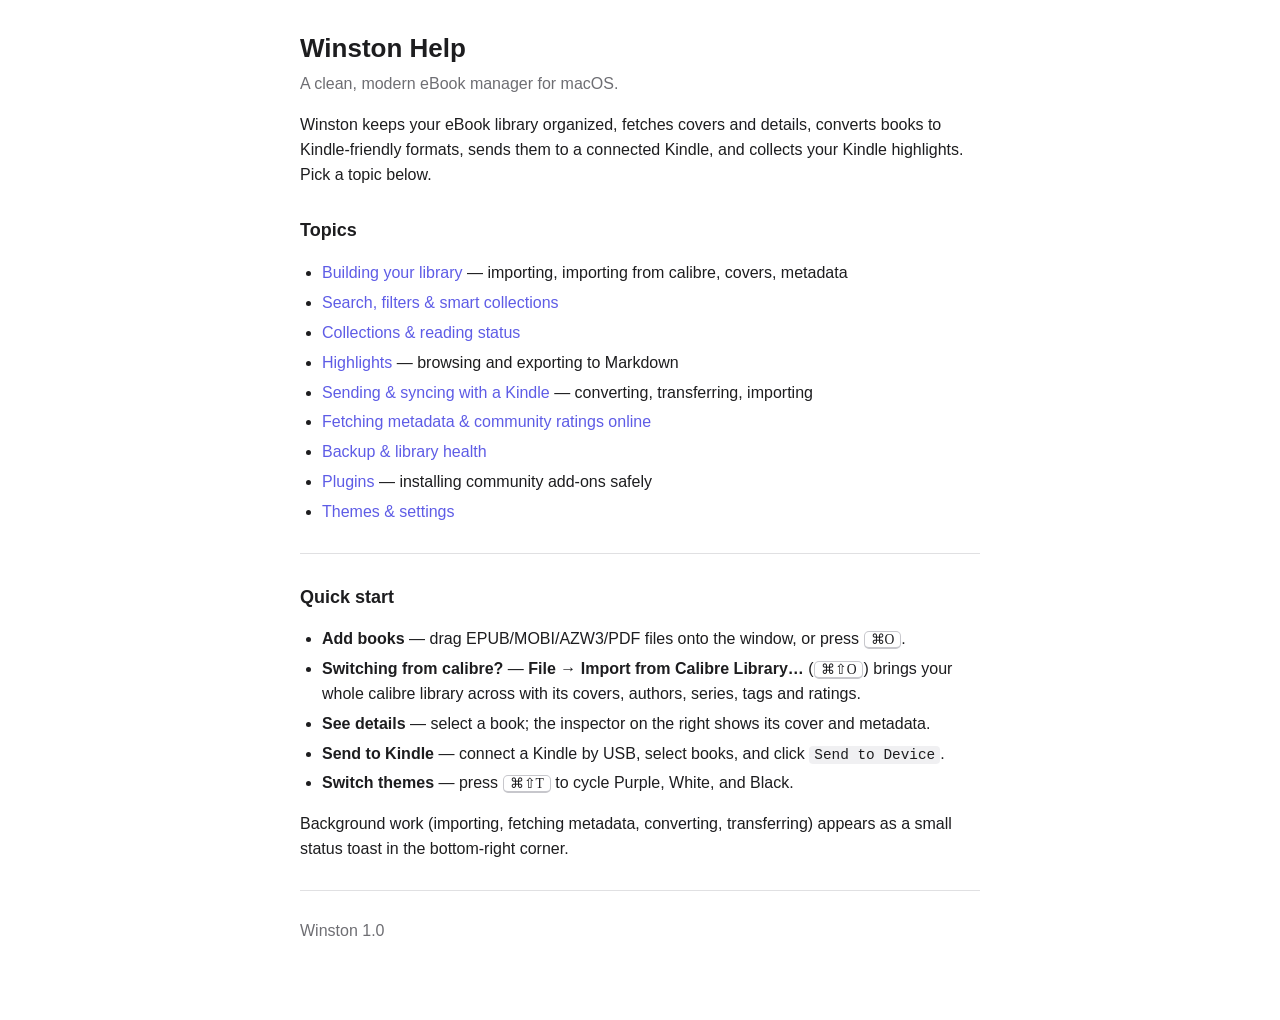
<file: Winston/Help/WinstonHelp.help/Contents/Resources/index.html>
<!DOCTYPE html>
<html lang="en">
<head>
    <meta charset="UTF-8">
    <meta name="AppleTitle" content="Winston Help">
    <meta name="robots" content="anchors">
    <meta name="description" content="Help for Winston, a macOS eBook manager.">
    <title>Winston Help</title>
    <link rel="stylesheet" href="sty/winston.css">
</head>
<body>
    <h1>Winston Help</h1>
    <p class="subtitle">A clean, modern eBook manager for macOS.</p>

    <p>Winston keeps your eBook library organized, fetches covers and details,
    converts books to Kindle‑friendly formats, sends them to a connected Kindle,
    and collects your Kindle highlights. Pick a topic below.</p>

    <h2>Topics</h2>
    <ul>
        <li><a href="library.html">Building your library</a> — importing, importing from calibre, covers, metadata</li>
        <li><a href="library.html#search">Search, filters &amp; smart collections</a></li>
        <li><a href="library.html#collections">Collections &amp; reading status</a></li>
        <li><a href="library.html#highlights">Highlights</a> — browsing and exporting to Markdown</li>
        <li><a href="kindle.html">Sending &amp; syncing with a Kindle</a> — converting, transferring, importing</li>
        <li><a href="library.html#online">Fetching metadata &amp; community ratings online</a></li>
        <li><a href="library.html#backup">Backup &amp; library health</a></li>
        <li><a href="plugins.html">Plugins</a> — installing community add-ons safely</li>
        <li><a href="kindle.html#themes">Themes &amp; settings</a></li>
    </ul>

    <hr>

    <h2>Quick start</h2>
    <ul>
        <li><b>Add books</b> — drag EPUB/MOBI/AZW3/PDF files onto the window, or press <kbd>⌘O</kbd>.</li>
        <li><b>Switching from calibre?</b> — <b>File → Import from Calibre Library…</b> (<kbd>⌘⇧O</kbd>) brings your whole calibre library across with its covers, authors, series, tags and ratings.</li>
        <li><b>See details</b> — select a book; the inspector on the right shows its cover and metadata.</li>
        <li><b>Send to Kindle</b> — connect a Kindle by USB, select books, and click <span class="badge">Send to Device</span>.</li>
        <li><b>Switch themes</b> — press <kbd>⌘⇧T</kbd> to cycle Purple, White, and Black.</li>
    </ul>

    <p>Background work (importing, fetching metadata, converting, transferring)
    appears as a small status toast in the bottom‑right corner.</p>

    <hr>
    <p class="subtitle">Winston 1.0</p>
</body>
</html>
</file>
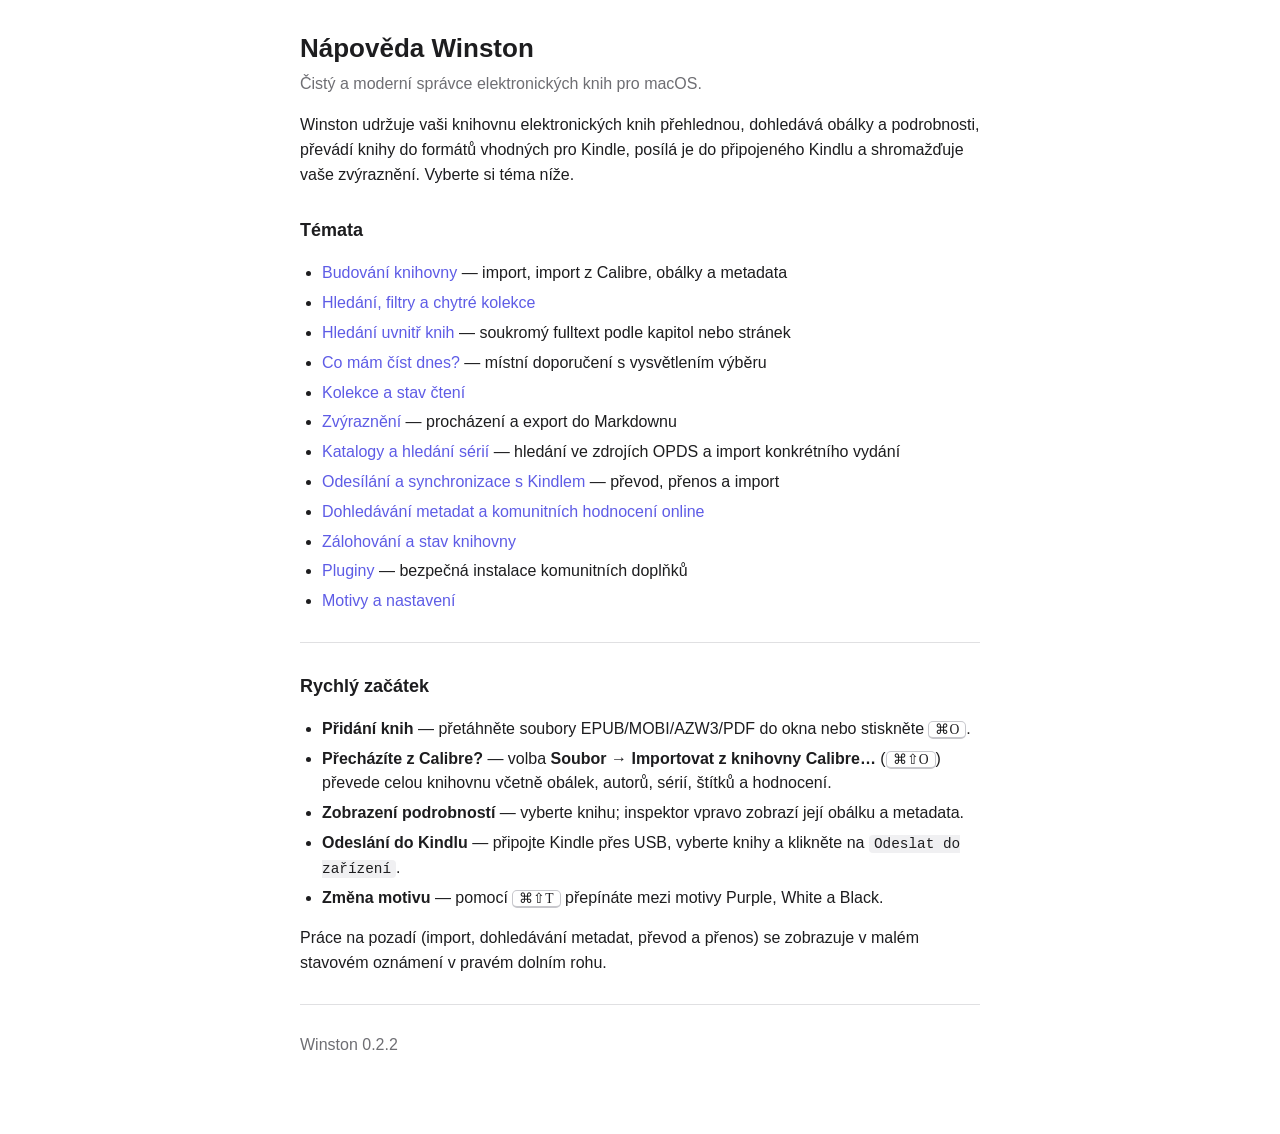
<file: Winston/Help/WinstonHelp.help/Contents/Resources/cs.lproj/index.html>
<!DOCTYPE html>
<html lang="cs">
<head>
    <meta charset="UTF-8">
    <meta name="AppleTitle" content="cz.annajung.Winston.helpbook">
    <meta name="robots" content="anchors">
    <meta name="description" content="Nápověda k aplikaci Winston, správci elektronických knih pro macOS.">
    <title>Nápověda Winston</title>
    <link rel="stylesheet" href="sty/winston.css">
</head>
<body>
    <h1>Nápověda Winston</h1>
    <p class="subtitle">Čistý a moderní správce elektronických knih pro macOS.</p>

    <p>Winston udržuje vaši knihovnu elektronických knih přehlednou, dohledává obálky
    a podrobnosti, převádí knihy do formátů vhodných pro Kindle, posílá je do připojeného
    Kindlu a shromažďuje vaše zvýraznění. Vyberte si téma níže.</p>

    <h2>Témata</h2>
    <ul>
        <li><a href="library.html">Budování knihovny</a> — import, import z Calibre, obálky a metadata</li>
        <li><a href="library.html#search">Hledání, filtry a chytré kolekce</a></li>
        <li><a href="library.html#full-text">Hledání uvnitř knih</a> — soukromý fulltext podle kapitol nebo stránek</li>
        <li><a href="library.html#read-today">Co mám číst dnes?</a> — místní doporučení s vysvětlením výběru</li>
        <li><a href="library.html#collections">Kolekce a stav čtení</a></li>
        <li><a href="library.html#highlights">Zvýraznění</a> — procházení a export do Markdownu</li>
        <li><a href="catalogs.html">Katalogy a hledání sérií</a> — hledání ve zdrojích OPDS a import konkrétního vydání</li>
        <li><a href="kindle.html">Odesílání a synchronizace s Kindlem</a> — převod, přenos a import</li>
        <li><a href="library.html#online">Dohledávání metadat a komunitních hodnocení online</a></li>
        <li><a href="library.html#backup">Zálohování a stav knihovny</a></li>
        <li><a href="plugins.html">Pluginy</a> — bezpečná instalace komunitních doplňků</li>
        <li><a href="kindle.html#themes">Motivy a nastavení</a></li>
    </ul>

    <hr>

    <h2>Rychlý začátek</h2>
    <ul>
        <li><b>Přidání knih</b> — přetáhněte soubory EPUB/MOBI/AZW3/PDF do okna nebo stiskněte <kbd>⌘O</kbd>.</li>
        <li><b>Přecházíte z Calibre?</b> — volba <b>Soubor → Importovat z knihovny Calibre…</b> (<kbd>⌘⇧O</kbd>) převede celou knihovnu včetně obálek, autorů, sérií, štítků a hodnocení.</li>
        <li><b>Zobrazení podrobností</b> — vyberte knihu; inspektor vpravo zobrazí její obálku a metadata.</li>
        <li><b>Odeslání do Kindlu</b> — připojte Kindle přes USB, vyberte knihy a klikněte na <span class="badge">Odeslat do zařízení</span>.</li>
        <li><b>Změna motivu</b> — pomocí <kbd>⌘⇧T</kbd> přepínáte mezi motivy Purple, White a Black.</li>
    </ul>

    <p>Práce na pozadí (import, dohledávání metadat, převod a přenos)
    se zobrazuje v malém stavovém oznámení v pravém dolním rohu.</p>

    <hr>
    <p class="subtitle">Winston 0.2.2</p>
</body>
</html>
</file>
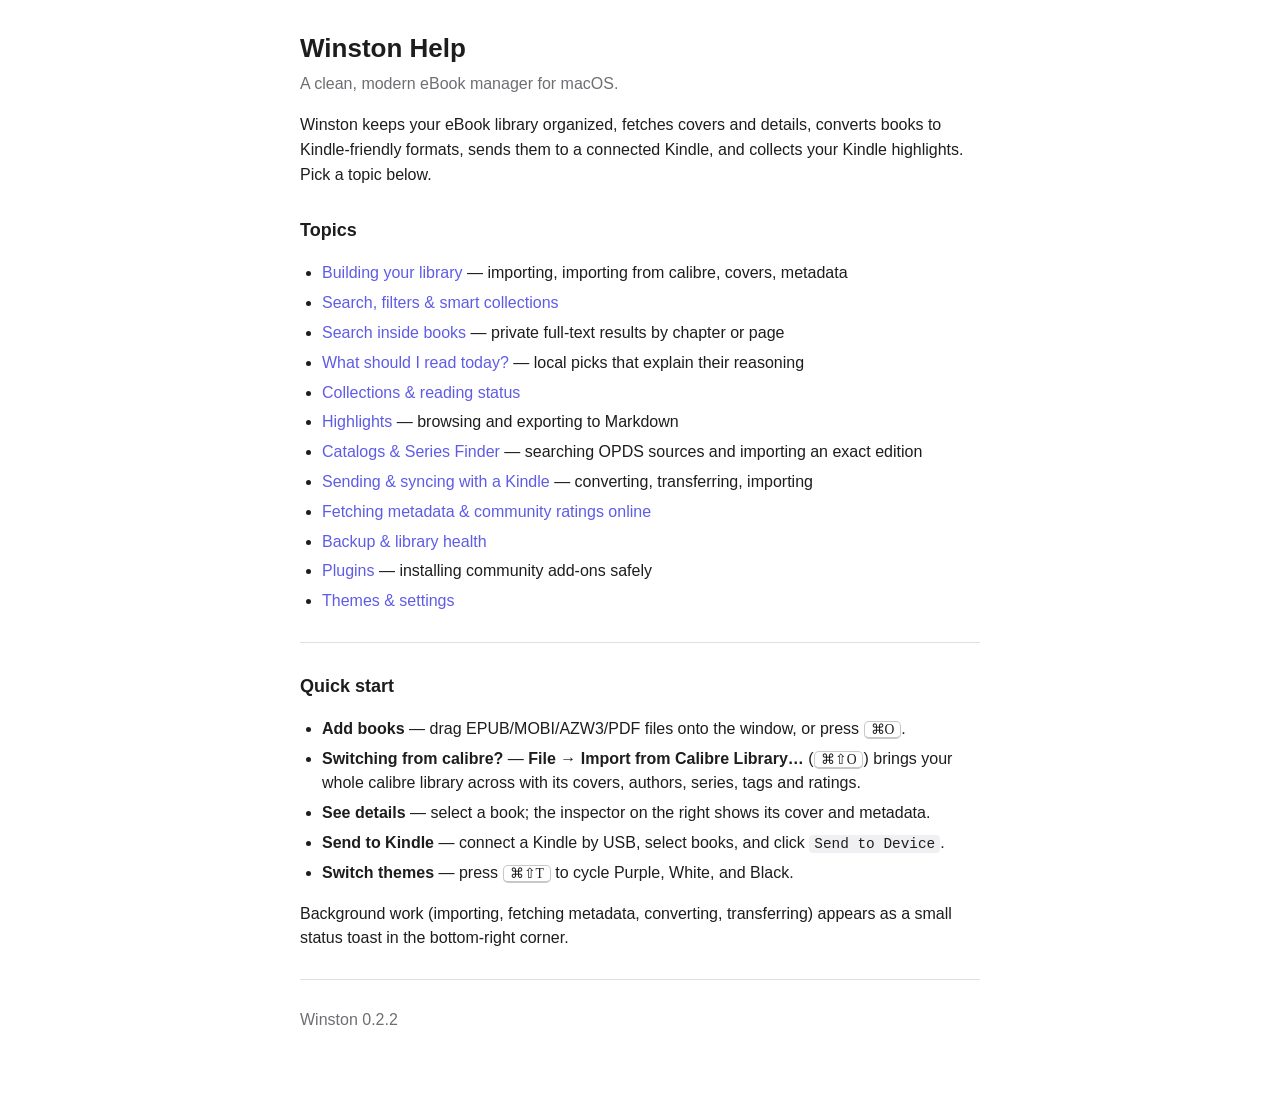
<file: Winston/Help/WinstonHelp.help/Contents/Resources/en.lproj/index.html>
<!DOCTYPE html>
<html lang="en">
<head>
    <meta charset="UTF-8">
    <meta name="AppleTitle" content="cz.annajung.Winston.helpbook">
    <meta name="robots" content="anchors">
    <meta name="description" content="Help for Winston, a macOS eBook manager.">
    <title>Winston Help</title>
    <link rel="stylesheet" href="sty/winston.css">
</head>
<body>
    <h1>Winston Help</h1>
    <p class="subtitle">A clean, modern eBook manager for macOS.</p>

    <p>Winston keeps your eBook library organized, fetches covers and details,
    converts books to Kindle‑friendly formats, sends them to a connected Kindle,
    and collects your Kindle highlights. Pick a topic below.</p>

    <h2>Topics</h2>
    <ul>
        <li><a href="library.html">Building your library</a> — importing, importing from calibre, covers, metadata</li>
        <li><a href="library.html#search">Search, filters &amp; smart collections</a></li>
        <li><a href="library.html#full-text">Search inside books</a> — private full-text results by chapter or page</li>
        <li><a href="library.html#read-today">What should I read today?</a> — local picks that explain their reasoning</li>
        <li><a href="library.html#collections">Collections &amp; reading status</a></li>
        <li><a href="library.html#highlights">Highlights</a> — browsing and exporting to Markdown</li>
        <li><a href="catalogs.html">Catalogs &amp; Series Finder</a> — searching OPDS sources and importing an exact edition</li>
        <li><a href="kindle.html">Sending &amp; syncing with a Kindle</a> — converting, transferring, importing</li>
        <li><a href="library.html#online">Fetching metadata &amp; community ratings online</a></li>
        <li><a href="library.html#backup">Backup &amp; library health</a></li>
        <li><a href="plugins.html">Plugins</a> — installing community add-ons safely</li>
        <li><a href="kindle.html#themes">Themes &amp; settings</a></li>
    </ul>

    <hr>

    <h2>Quick start</h2>
    <ul>
        <li><b>Add books</b> — drag EPUB/MOBI/AZW3/PDF files onto the window, or press <kbd>⌘O</kbd>.</li>
        <li><b>Switching from calibre?</b> — <b>File → Import from Calibre Library…</b> (<kbd>⌘⇧O</kbd>) brings your whole calibre library across with its covers, authors, series, tags and ratings.</li>
        <li><b>See details</b> — select a book; the inspector on the right shows its cover and metadata.</li>
        <li><b>Send to Kindle</b> — connect a Kindle by USB, select books, and click <span class="badge">Send to Device</span>.</li>
        <li><b>Switch themes</b> — press <kbd>⌘⇧T</kbd> to cycle Purple, White, and Black.</li>
    </ul>

    <p>Background work (importing, fetching metadata, converting, transferring)
    appears as a small status toast in the bottom‑right corner.</p>

    <hr>
    <p class="subtitle">Winston 0.2.2</p>
</body>
</html>
</file>
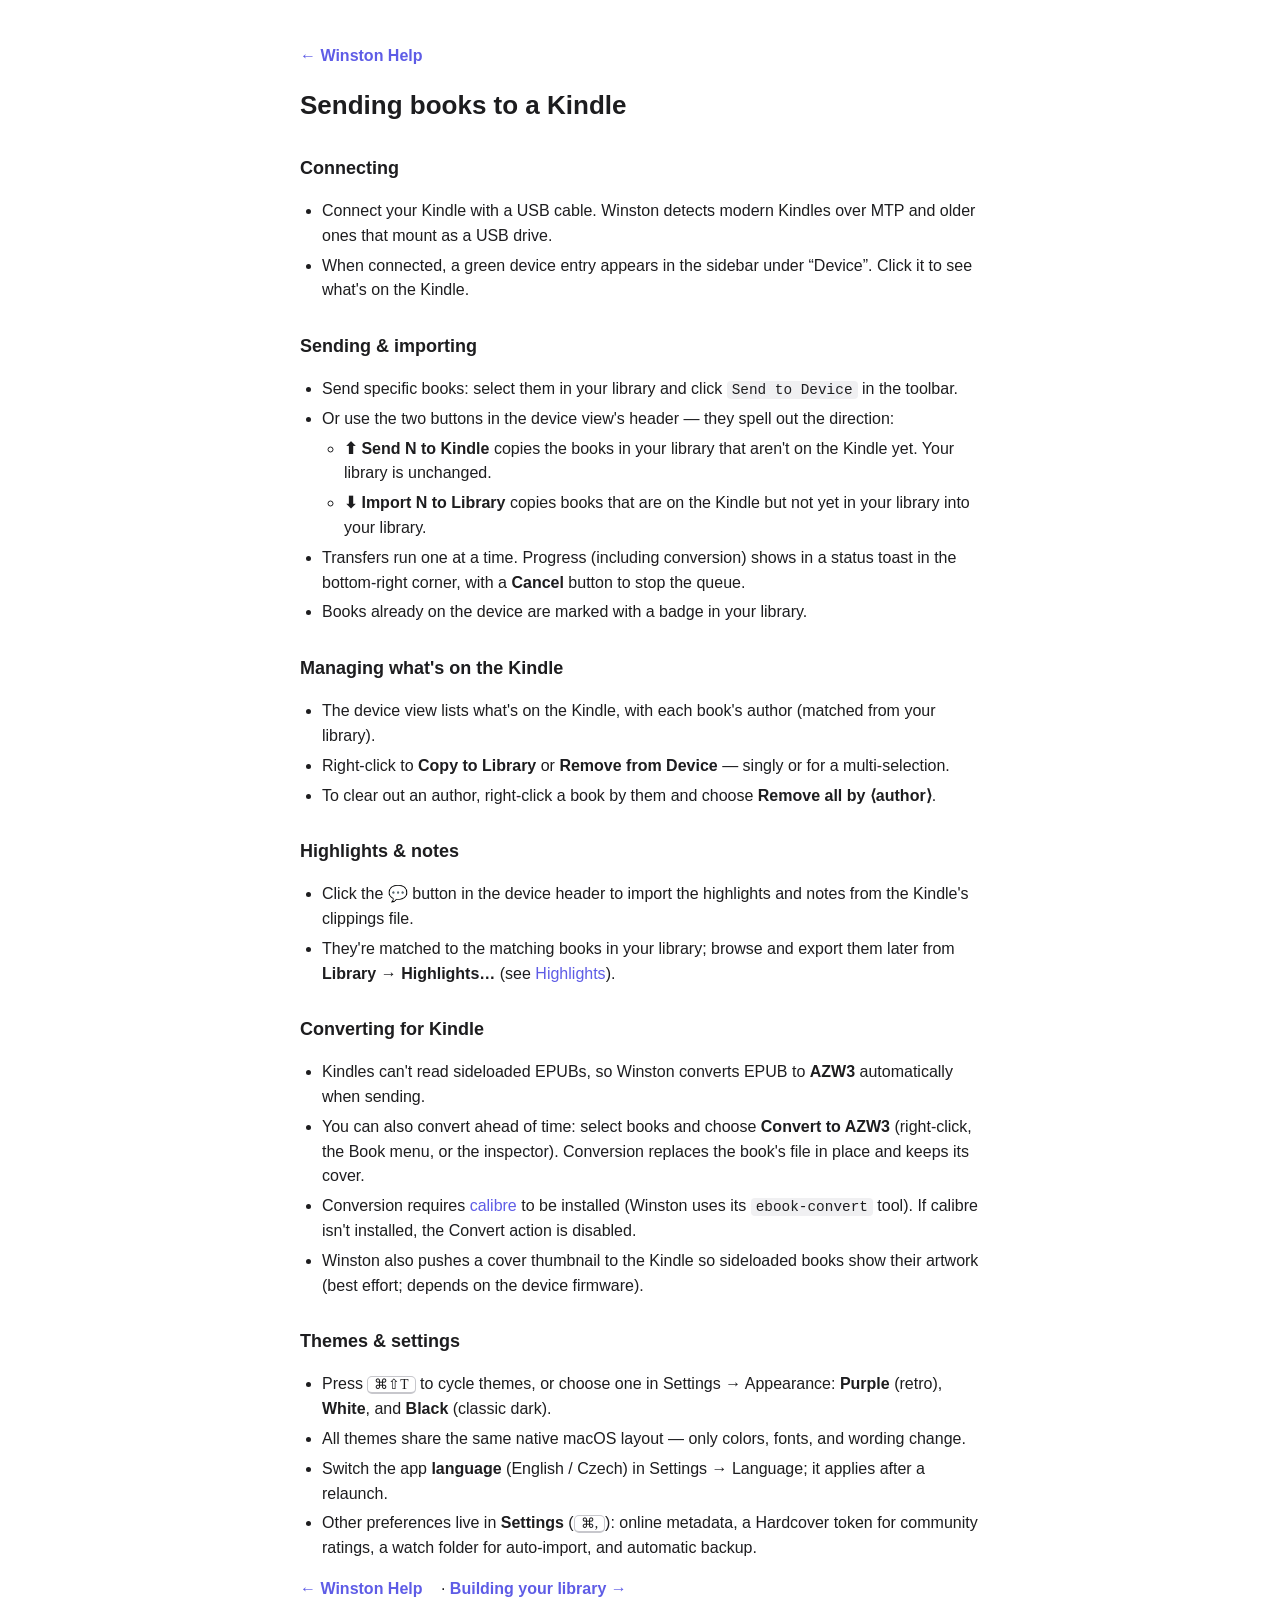
<file: Winston/Help/WinstonHelp.help/Contents/Resources/kindle.html>
<!DOCTYPE html>
<html lang="en">
<head>
    <meta charset="UTF-8">
    <title>Sending books to a Kindle</title>
    <link rel="stylesheet" href="sty/winston.css">
</head>
<body>
    <p class="nav"><a href="index.html">&larr; Winston Help</a></p>
    <h1>Sending books to a Kindle</h1>

    <h2>Connecting</h2>
    <ul>
        <li>Connect your Kindle with a USB cable. Winston detects modern Kindles over MTP and older ones that mount as a USB drive.</li>
        <li>When connected, a green device entry appears in the sidebar under “Device”. Click it to see what's on the Kindle.</li>
    </ul>

    <h2>Sending &amp; importing</h2>
    <ul>
        <li>Send specific books: select them in your library and click <span class="badge">Send to Device</span> in the toolbar.</li>
        <li>Or use the two buttons in the device view's header — they spell out the direction:
            <ul>
                <li><b>⬆ Send N to Kindle</b> copies the books in your library that aren't on the Kindle yet. Your library is unchanged.</li>
                <li><b>⬇ Import N to Library</b> copies books that are on the Kindle but not yet in your library into your library.</li>
            </ul>
        </li>
        <li>Transfers run one at a time. Progress (including conversion) shows in a status toast in the bottom‑right corner, with a <b>Cancel</b> button to stop the queue.</li>
        <li>Books already on the device are marked with a badge in your library.</li>
    </ul>

    <h2>Managing what's on the Kindle</h2>
    <ul>
        <li>The device view lists what's on the Kindle, with each book's author (matched from your library).</li>
        <li>Right‑click to <b>Copy to Library</b> or <b>Remove from Device</b> — singly or for a multi‑selection.</li>
        <li>To clear out an author, right‑click a book by them and choose <b>Remove all by ⟨author⟩</b>.</li>
    </ul>

    <h2 id="highlights">Highlights &amp; notes</h2>
    <ul>
        <li>Click the 💬 button in the device header to import the highlights and notes from the Kindle's clippings file.</li>
        <li>They're matched to the matching books in your library; browse and export them later from <b>Library → Highlights…</b> (see <a href="library.html#highlights">Highlights</a>).</li>
    </ul>

    <h2>Converting for Kindle</h2>
    <ul>
        <li>Kindles can't read sideloaded EPUBs, so Winston converts EPUB to <b>AZW3</b> automatically when sending.</li>
        <li>You can also convert ahead of time: select books and choose <b>Convert to AZW3</b> (right‑click, the Book menu, or the inspector). Conversion replaces the book's file in place and keeps its cover.</li>
        <li>Conversion requires <a href="https://calibre-ebook.com">calibre</a> to be installed (Winston uses its <code>ebook-convert</code> tool). If calibre isn't installed, the Convert action is disabled.</li>
        <li>Winston also pushes a cover thumbnail to the Kindle so sideloaded books show their artwork (best effort; depends on the device firmware).</li>
    </ul>

    <h2 id="themes">Themes &amp; settings</h2>
    <ul>
        <li>Press <kbd>⌘⇧T</kbd> to cycle themes, or choose one in Settings → Appearance: <b>Purple</b> (retro), <b>White</b>, and <b>Black</b> (classic dark).</li>
        <li>All themes share the same native macOS layout — only colors, fonts, and wording change.</li>
        <li>Switch the app <b>language</b> (English / Czech) in Settings → Language; it applies after a relaunch.</li>
        <li>Other preferences live in <b>Settings</b> (<kbd>⌘,</kbd>): online metadata, a Hardcover token for community ratings, a watch folder for auto‑import, and automatic backup.</li>
    </ul>

    <p class="nav"><a href="index.html">&larr; Winston Help</a> · <a href="library.html">Building your library &rarr;</a></p>
</body>
</html>
</file>
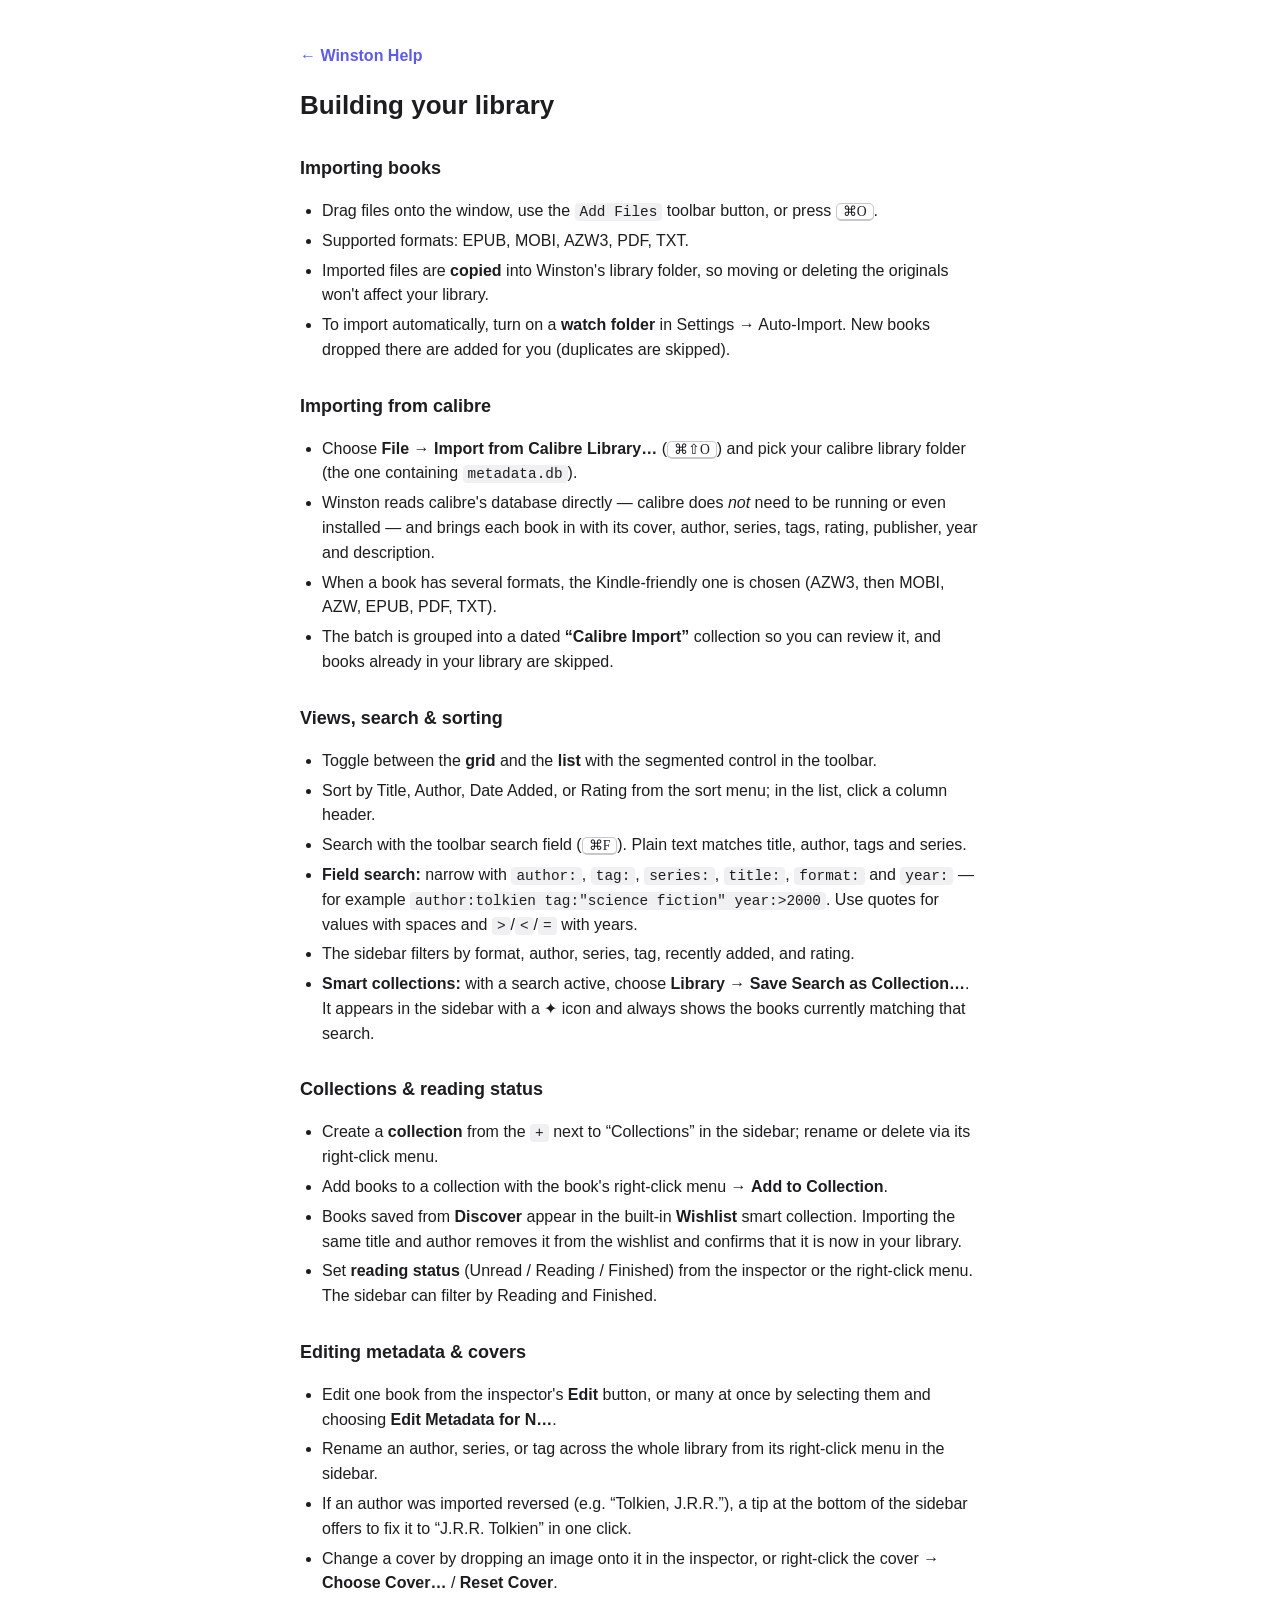
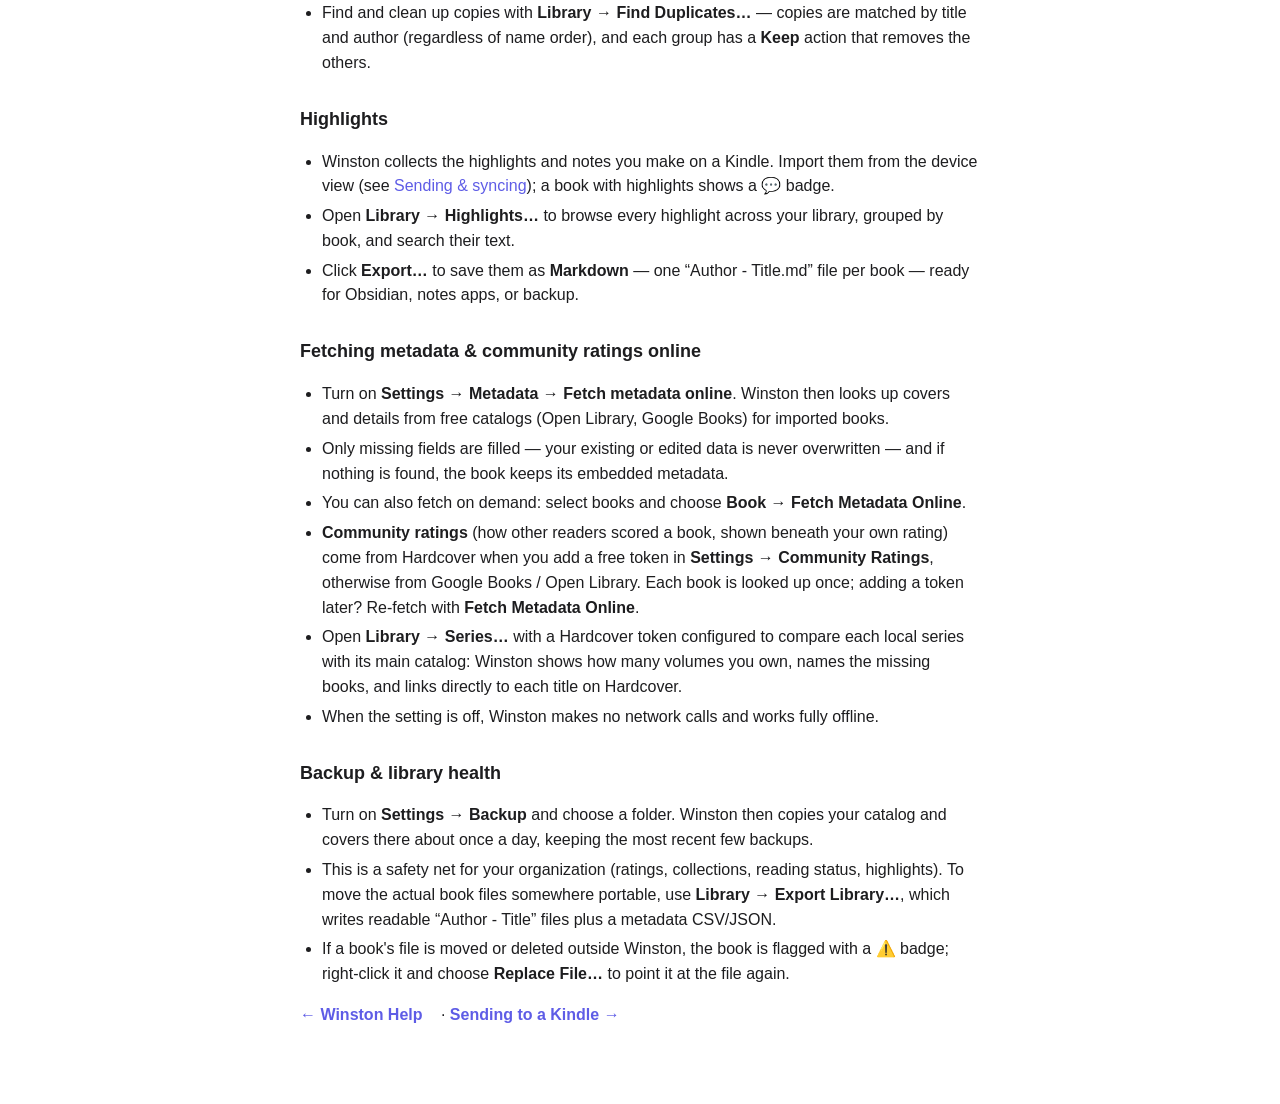
<file: Winston/Help/WinstonHelp.help/Contents/Resources/library.html>
<!DOCTYPE html>
<html lang="en">
<head>
    <meta charset="UTF-8">
    <title>Building your library</title>
    <link rel="stylesheet" href="sty/winston.css">
</head>
<body>
    <p class="nav"><a href="index.html">&larr; Winston Help</a></p>
    <h1>Building your library</h1>

    <h2>Importing books</h2>
    <ul>
        <li>Drag files onto the window, use the <span class="badge">Add Files</span> toolbar button, or press <kbd>⌘O</kbd>.</li>
        <li>Supported formats: EPUB, MOBI, AZW3, PDF, TXT.</li>
        <li>Imported files are <b>copied</b> into Winston's library folder, so moving or deleting the originals won't affect your library.</li>
        <li>To import automatically, turn on a <b>watch folder</b> in Settings → Auto‑Import. New books dropped there are added for you (duplicates are skipped).</li>
    </ul>

    <h2>Importing from calibre</h2>
    <ul>
        <li>Choose <b>File → Import from Calibre Library…</b> (<kbd>⌘⇧O</kbd>) and pick your calibre library folder (the one containing <code>metadata.db</code>).</li>
        <li>Winston reads calibre's database directly — calibre does <i>not</i> need to be running or even installed — and brings each book in with its cover, author, series, tags, rating, publisher, year and description.</li>
        <li>When a book has several formats, the Kindle‑friendly one is chosen (AZW3, then MOBI, AZW, EPUB, PDF, TXT).</li>
        <li>The batch is grouped into a dated <b>“Calibre Import”</b> collection so you can review it, and books already in your library are skipped.</li>
    </ul>

    <h2 id="search">Views, search &amp; sorting</h2>
    <ul>
        <li>Toggle between the <b>grid</b> and the <b>list</b> with the segmented control in the toolbar.</li>
        <li>Sort by Title, Author, Date Added, or Rating from the sort menu; in the list, click a column header.</li>
        <li>Search with the toolbar search field (<kbd>⌘F</kbd>). Plain text matches title, author, tags and series.</li>
        <li><b>Field search:</b> narrow with <code>author:</code>, <code>tag:</code>, <code>series:</code>, <code>title:</code>, <code>format:</code> and <code>year:</code> — for example <code>author:tolkien tag:"science fiction" year:&gt;2000</code>. Use quotes for values with spaces and <code>&gt;</code>/<code>&lt;</code>/<code>=</code> with years.</li>
        <li>The sidebar filters by format, author, series, tag, recently added, and rating.</li>
        <li><b>Smart collections:</b> with a search active, choose <b>Library → Save Search as Collection…</b>. It appears in the sidebar with a ✦ icon and always shows the books currently matching that search.</li>
    </ul>

    <h2 id="collections">Collections &amp; reading status</h2>
    <ul>
        <li>Create a <b>collection</b> from the <span class="badge">+</span> next to “Collections” in the sidebar; rename or delete via its right‑click menu.</li>
        <li>Add books to a collection with the book's right‑click menu → <b>Add to Collection</b>.</li>
        <li>Books saved from <b>Discover</b> appear in the built-in <b>Wishlist</b> smart collection. Importing the same title and author removes it from the wishlist and confirms that it is now in your library.</li>
        <li>Set <b>reading status</b> (Unread / Reading / Finished) from the inspector or the right‑click menu. The sidebar can filter by Reading and Finished.</li>
    </ul>

    <h2>Editing metadata &amp; covers</h2>
    <ul>
        <li>Edit one book from the inspector's <b>Edit</b> button, or many at once by selecting them and choosing <b>Edit Metadata for N…</b>.</li>
        <li>Rename an author, series, or tag across the whole library from its right‑click menu in the sidebar.</li>
        <li>If an author was imported reversed (e.g. “Tolkien, J.R.R.”), a tip at the bottom of the sidebar offers to fix it to “J.R.R. Tolkien” in one click.</li>
        <li>Change a cover by dropping an image onto it in the inspector, or right‑click the cover → <b>Choose Cover…</b> / <b>Reset Cover</b>.</li>
        <li>Find and clean up copies with <b>Library → Find Duplicates…</b> — copies are matched by title and author (regardless of name order), and each group has a <b>Keep</b> action that removes the others.</li>
    </ul>

    <h2 id="highlights">Highlights</h2>
    <ul>
        <li>Winston collects the highlights and notes you make on a Kindle. Import them from the device view (see <a href="kindle.html#highlights">Sending &amp; syncing</a>); a book with highlights shows a 💬 badge.</li>
        <li>Open <b>Library → Highlights…</b> to browse every highlight across your library, grouped by book, and search their text.</li>
        <li>Click <b>Export…</b> to save them as <b>Markdown</b> — one “Author - Title.md” file per book — ready for Obsidian, notes apps, or backup.</li>
    </ul>

    <h2 id="online">Fetching metadata &amp; community ratings online</h2>
    <ul>
        <li>Turn on <b>Settings → Metadata → Fetch metadata online</b>. Winston then looks up covers and details from free catalogs (Open Library, Google Books) for imported books.</li>
        <li>Only missing fields are filled — your existing or edited data is never overwritten — and if nothing is found, the book keeps its embedded metadata.</li>
        <li>You can also fetch on demand: select books and choose <b>Book → Fetch Metadata Online</b>.</li>
        <li><b>Community ratings</b> (how other readers scored a book, shown beneath your own rating) come from Hardcover when you add a free token in <b>Settings → Community Ratings</b>, otherwise from Google Books / Open Library. Each book is looked up once; adding a token later? Re‑fetch with <b>Fetch Metadata Online</b>.</li>
        <li>Open <b>Library → Series…</b> with a Hardcover token configured to compare each local series with its main catalog: Winston shows how many volumes you own, names the missing books, and links directly to each title on Hardcover.</li>
        <li>When the setting is off, Winston makes no network calls and works fully offline.</li>
    </ul>

    <h2 id="backup">Backup &amp; library health</h2>
    <ul>
        <li>Turn on <b>Settings → Backup</b> and choose a folder. Winston then copies your catalog and covers there about once a day, keeping the most recent few backups.</li>
        <li>This is a safety net for your organization (ratings, collections, reading status, highlights). To move the actual book files somewhere portable, use <b>Library → Export Library…</b>, which writes readable “Author - Title” files plus a metadata CSV/JSON.</li>
        <li>If a book's file is moved or deleted outside Winston, the book is flagged with a ⚠️ badge; right‑click it and choose <b>Replace File…</b> to point it at the file again.</li>
    </ul>

    <p class="nav"><a href="index.html">&larr; Winston Help</a> · <a href="kindle.html">Sending to a Kindle &rarr;</a></p>
</body>
</html>
</file>
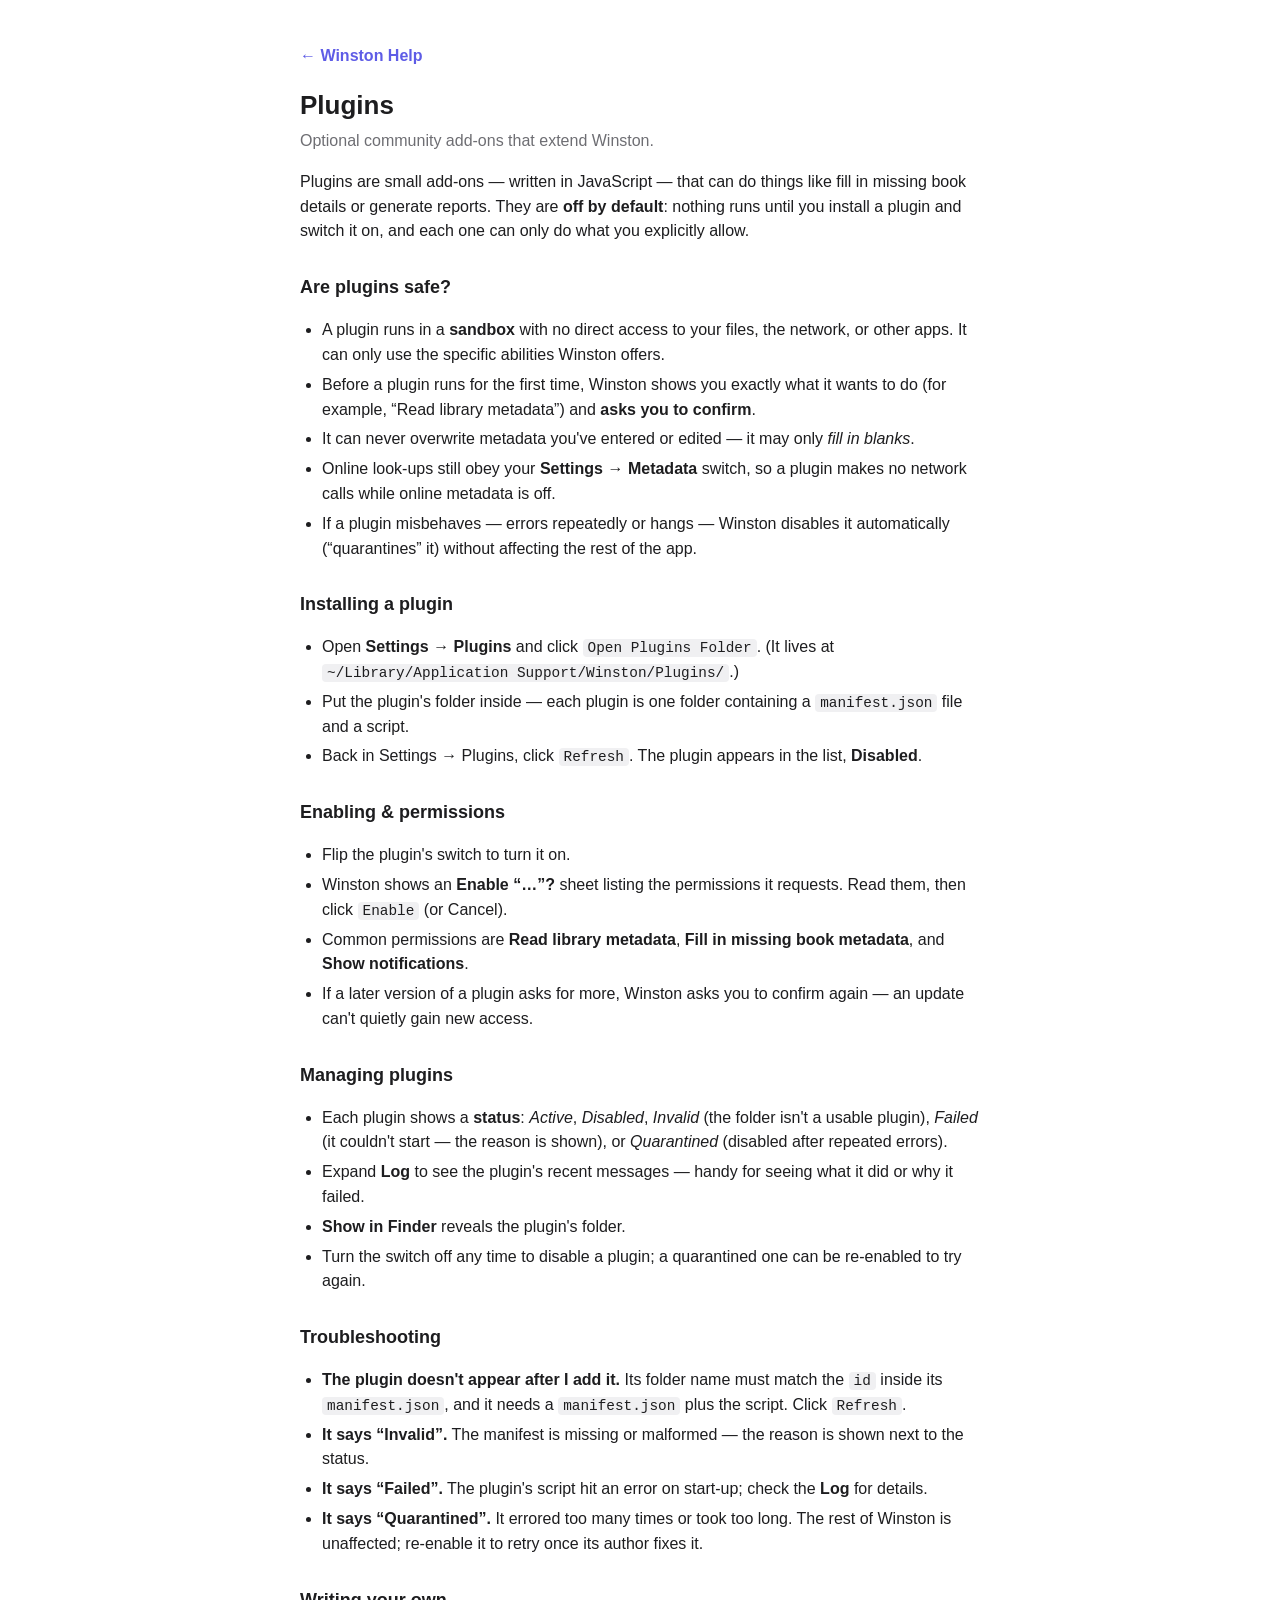
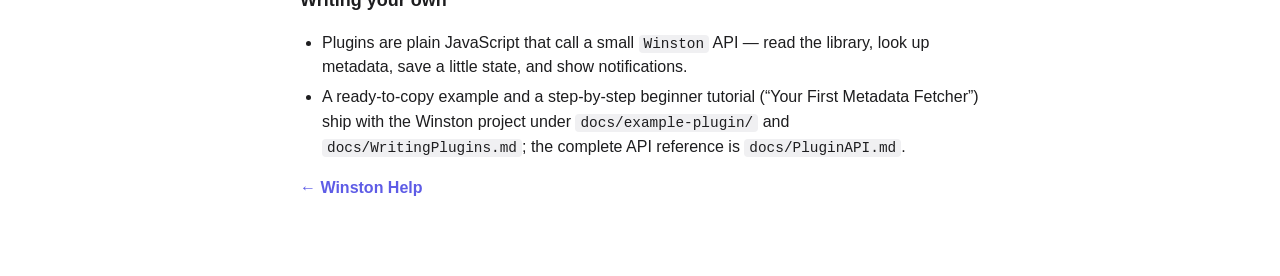
<file: Winston/Help/WinstonHelp.help/Contents/Resources/plugins.html>
<!DOCTYPE html>
<html lang="en">
<head>
    <meta charset="UTF-8">
    <title>Plugins</title>
    <link rel="stylesheet" href="sty/winston.css">
</head>
<body>
    <p class="nav"><a href="index.html">&larr; Winston Help</a></p>
    <h1>Plugins</h1>
    <p class="subtitle">Optional community add-ons that extend Winston.</p>

    <p>Plugins are small add-ons — written in JavaScript — that can do things like
    fill in missing book details or generate reports. They are <b>off by default</b>:
    nothing runs until you install a plugin and switch it on, and each one can only
    do what you explicitly allow.</p>

    <h2>Are plugins safe?</h2>
    <ul>
        <li>A plugin runs in a <b>sandbox</b> with no direct access to your files, the
        network, or other apps. It can only use the specific abilities Winston offers.</li>
        <li>Before a plugin runs for the first time, Winston shows you exactly what it
        wants to do (for example, “Read library metadata”) and <b>asks you to confirm</b>.</li>
        <li>It can never overwrite metadata you've entered or edited — it may only
        <i>fill in blanks</i>.</li>
        <li>Online look-ups still obey your <b>Settings → Metadata</b> switch, so a
        plugin makes no network calls while online metadata is off.</li>
        <li>If a plugin misbehaves — errors repeatedly or hangs — Winston disables it
        automatically (“quarantines” it) without affecting the rest of the app.</li>
    </ul>

    <h2 id="install">Installing a plugin</h2>
    <ul>
        <li>Open <b>Settings → Plugins</b> and click <span class="badge">Open Plugins Folder</span>.
        (It lives at <code>~/Library/Application&nbsp;Support/Winston/Plugins/</code>.)</li>
        <li>Put the plugin's folder inside — each plugin is one folder containing a
        <code>manifest.json</code> file and a script.</li>
        <li>Back in Settings → Plugins, click <span class="badge">Refresh</span>. The plugin
        appears in the list, <b>Disabled</b>.</li>
    </ul>

    <h2 id="enable">Enabling &amp; permissions</h2>
    <ul>
        <li>Flip the plugin's switch to turn it on.</li>
        <li>Winston shows an <b>Enable “…”?</b> sheet listing the permissions it requests.
        Read them, then click <span class="badge">Enable</span> (or Cancel).</li>
        <li>Common permissions are <b>Read library metadata</b>, <b>Fill in missing book
        metadata</b>, and <b>Show notifications</b>.</li>
        <li>If a later version of a plugin asks for more, Winston asks you to confirm
        again — an update can't quietly gain new access.</li>
    </ul>

    <h2 id="manage">Managing plugins</h2>
    <ul>
        <li>Each plugin shows a <b>status</b>: <i>Active</i>, <i>Disabled</i>,
        <i>Invalid</i> (the folder isn't a usable plugin), <i>Failed</i> (it couldn't
        start — the reason is shown), or <i>Quarantined</i> (disabled after repeated
        errors).</li>
        <li>Expand <b>Log</b> to see the plugin's recent messages — handy for seeing what
        it did or why it failed.</li>
        <li><b>Show in Finder</b> reveals the plugin's folder.</li>
        <li>Turn the switch off any time to disable a plugin; a quarantined one can be
        re-enabled to try again.</li>
    </ul>

    <h2 id="troubleshoot">Troubleshooting</h2>
    <ul>
        <li><b>The plugin doesn't appear after I add it.</b> Its folder name must match the
        <code>id</code> inside its <code>manifest.json</code>, and it needs a
        <code>manifest.json</code> plus the script. Click <span class="badge">Refresh</span>.</li>
        <li><b>It says “Invalid”.</b> The manifest is missing or malformed — the reason is
        shown next to the status.</li>
        <li><b>It says “Failed”.</b> The plugin's script hit an error on start-up; check the
        <b>Log</b> for details.</li>
        <li><b>It says “Quarantined”.</b> It errored too many times or took too long. The rest
        of Winston is unaffected; re-enable it to retry once its author fixes it.</li>
    </ul>

    <h2 id="write">Writing your own</h2>
    <ul>
        <li>Plugins are plain JavaScript that call a small <code>Winston</code> API — read the
        library, look up metadata, save a little state, and show notifications.</li>
        <li>A ready-to-copy example and a step-by-step beginner tutorial (“Your First
        Metadata Fetcher”) ship with the Winston project under
        <code>docs/example-plugin/</code> and <code>docs/WritingPlugins.md</code>; the complete
        API reference is <code>docs/PluginAPI.md</code>.</li>
    </ul>

    <p class="nav"><a href="index.html">&larr; Winston Help</a></p>
</body>
</html>
</file>
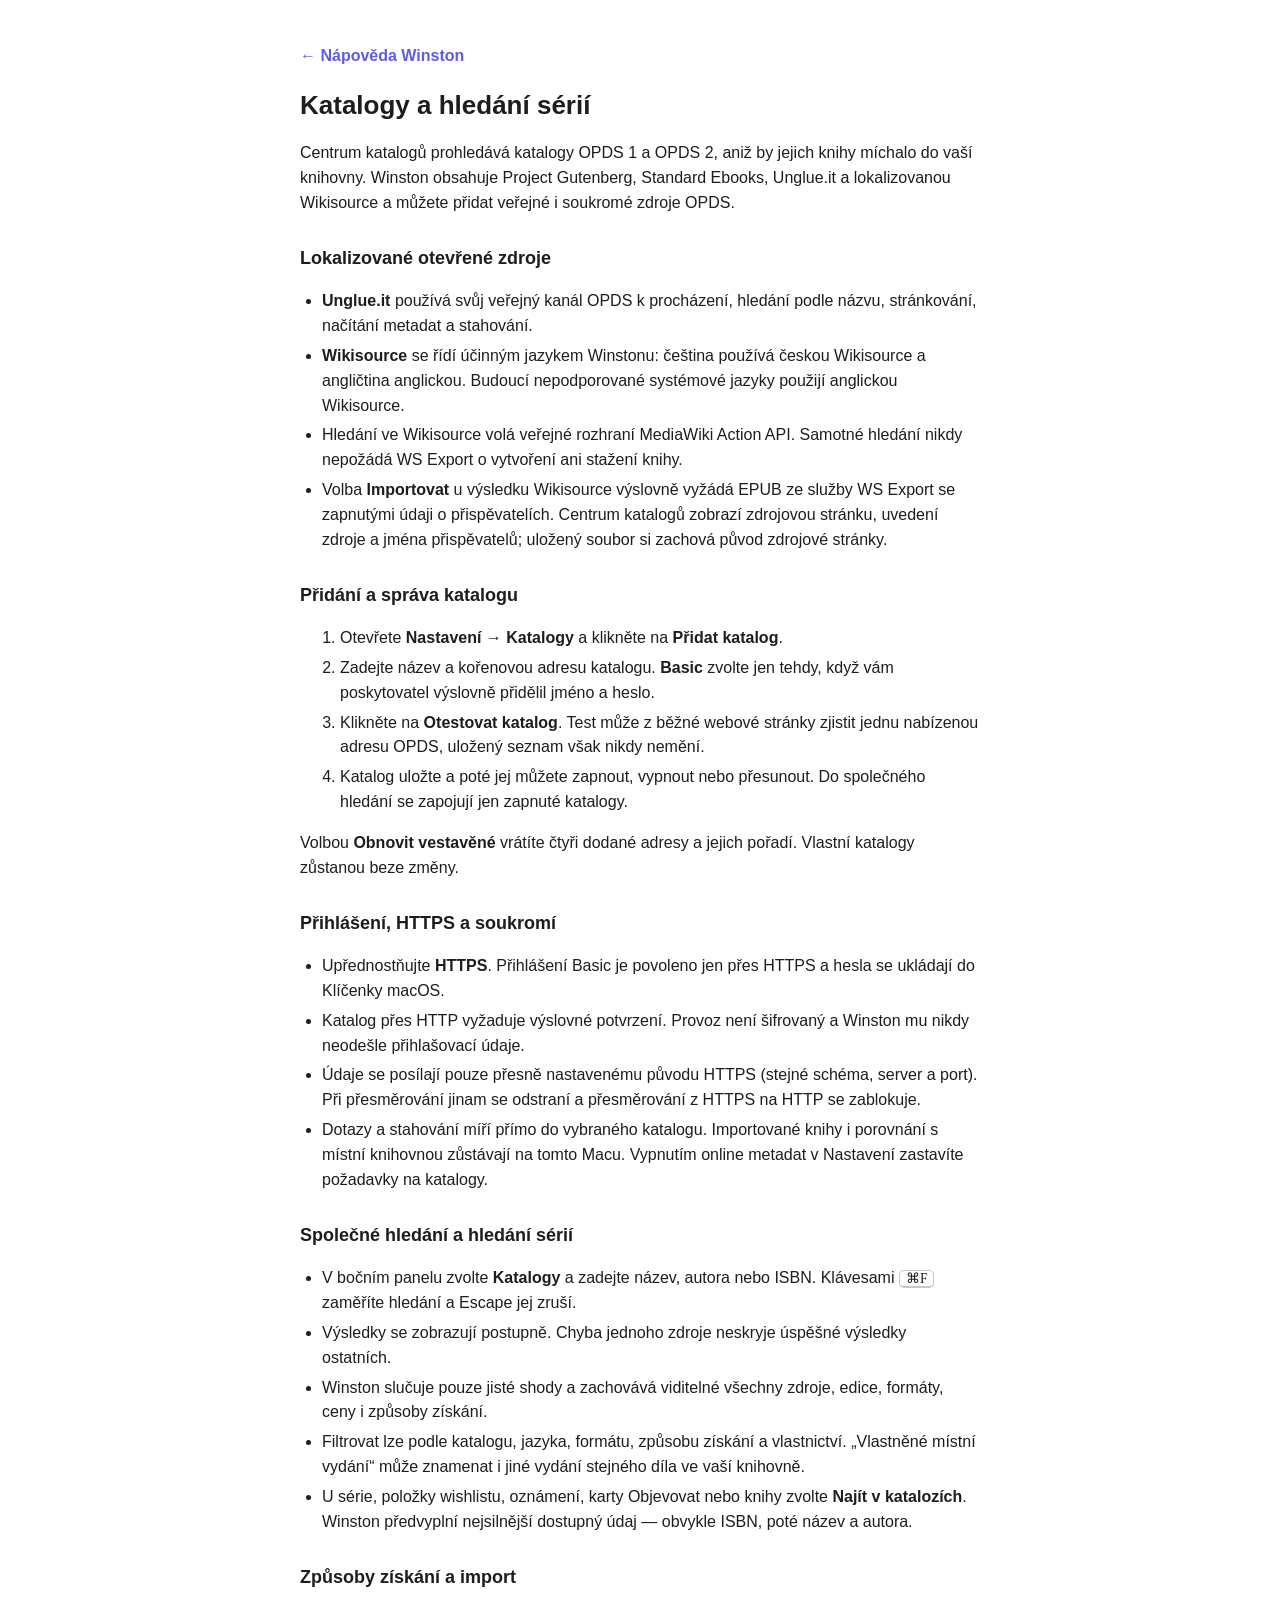
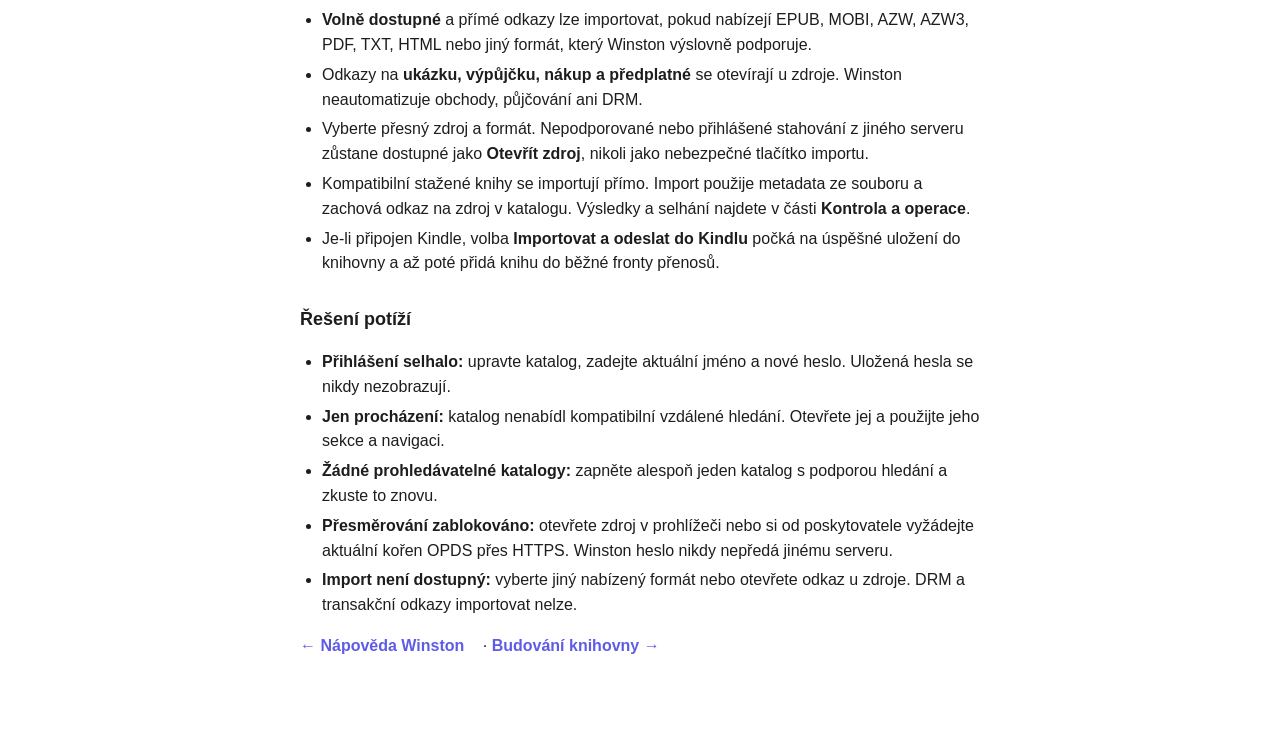
<file: Winston/Help/WinstonHelp.help/Contents/Resources/cs.lproj/catalogs.html>
<!DOCTYPE html>
<html lang="cs">
<head>
    <meta charset="UTF-8">
    <title>Katalogy a hledání sérií</title>
    <link rel="stylesheet" href="sty/winston.css">
</head>
<body>
    <p class="nav"><a href="index.html">&larr; Nápověda Winston</a></p>
    <h1>Katalogy a hledání sérií</h1>

    <p>Centrum katalogů prohledává katalogy OPDS 1 a OPDS 2, aniž by jejich
    knihy míchalo do vaší knihovny. Winston obsahuje Project Gutenberg,
    Standard Ebooks, Unglue.it a lokalizovanou Wikisource a můžete přidat
    veřejné i soukromé zdroje OPDS.</p>

    <h2 id="builtins">Lokalizované otevřené zdroje</h2>
    <ul>
        <li><b>Unglue.it</b> používá svůj veřejný kanál OPDS k procházení,
            hledání podle názvu, stránkování, načítání metadat a stahování.</li>
        <li><b>Wikisource</b> se řídí účinným jazykem Winstonu: čeština používá
            českou Wikisource a angličtina anglickou. Budoucí nepodporované
            systémové jazyky použijí anglickou Wikisource.</li>
        <li>Hledání ve Wikisource volá veřejné rozhraní MediaWiki Action API.
            Samotné hledání nikdy nepožádá WS Export o vytvoření ani stažení knihy.</li>
        <li>Volba <b>Importovat</b> u výsledku Wikisource výslovně vyžádá EPUB
            ze služby WS Export se zapnutými údaji o přispěvatelích. Centrum
            katalogů zobrazí zdrojovou stránku, uvedení zdroje
            a jména přispěvatelů; uložený soubor si zachová původ zdrojové stránky.</li>
    </ul>

    <h2 id="add">Přidání a správa katalogu</h2>
    <ol>
        <li>Otevřete <b>Nastavení → Katalogy</b> a klikněte na
            <b>Přidat katalog</b>.</li>
        <li>Zadejte název a kořenovou adresu katalogu. <b>Basic</b> zvolte jen
            tehdy, když vám poskytovatel výslovně přidělil jméno a heslo.</li>
        <li>Klikněte na <b>Otestovat katalog</b>. Test může z běžné webové
            stránky zjistit jednu nabízenou adresu OPDS, uložený seznam však
            nikdy nemění.</li>
        <li>Katalog uložte a poté jej můžete zapnout, vypnout nebo přesunout.
            Do společného hledání se zapojují jen zapnuté katalogy.</li>
    </ol>
    <p>Volbou <b>Obnovit vestavěné</b> vrátíte čtyři dodané adresy a jejich
    pořadí. Vlastní katalogy zůstanou beze změny.</p>

    <h2 id="security">Přihlášení, HTTPS a soukromí</h2>
    <ul>
        <li>Upřednostňujte <b>HTTPS</b>. Přihlášení Basic je povoleno jen přes
            HTTPS a hesla se ukládají do Klíčenky macOS.</li>
        <li>Katalog přes HTTP vyžaduje výslovné potvrzení. Provoz není šifrovaný
            a Winston mu nikdy neodešle přihlašovací údaje.</li>
        <li>Údaje se posílají pouze přesně nastavenému původu HTTPS (stejné
            schéma, server a port). Při přesměrování jinam se odstraní a
            přesměrování z HTTPS na HTTP se zablokuje.</li>
        <li>Dotazy a stahování míří přímo do vybraného katalogu. Importované
            knihy i porovnání s místní knihovnou zůstávají na tomto Macu.
            Vypnutím online metadat v Nastavení zastavíte požadavky na katalogy.</li>
    </ul>

    <h2 id="search">Společné hledání a hledání sérií</h2>
    <ul>
        <li>V bočním panelu zvolte <b>Katalogy</b> a zadejte název, autora nebo
            ISBN. Klávesami <kbd>⌘F</kbd> zaměříte hledání a Escape jej zruší.</li>
        <li>Výsledky se zobrazují postupně. Chyba jednoho zdroje neskryje
            úspěšné výsledky ostatních.</li>
        <li>Winston slučuje pouze jisté shody a zachovává viditelné všechny
            zdroje, edice, formáty, ceny i způsoby získání.</li>
        <li>Filtrovat lze podle katalogu, jazyka, formátu, způsobu získání a
            vlastnictví. „Vlastněné místní vydání“ může znamenat i jiné vydání
            stejného díla ve vaší knihovně.</li>
        <li>U série, položky wishlistu, oznámení, karty Objevovat nebo knihy
            zvolte <b>Najít v katalozích</b>. Winston předvyplní nejsilnější
            dostupný údaj — obvykle ISBN, poté název a autora.</li>
    </ul>

    <h2 id="acquisition">Způsoby získání a import</h2>
    <ul>
        <li><b>Volně dostupné</b> a přímé odkazy lze importovat, pokud nabízejí
            EPUB, MOBI, AZW, AZW3, PDF, TXT, HTML nebo jiný formát, který
            Winston výslovně podporuje.</li>
        <li>Odkazy na <b>ukázku, výpůjčku, nákup a předplatné</b> se otevírají
            u zdroje. Winston neautomatizuje obchody, půjčování ani DRM.</li>
        <li>Vyberte přesný zdroj a formát. Nepodporované nebo přihlášené
            stahování z jiného serveru zůstane dostupné jako <b>Otevřít zdroj</b>,
            nikoli jako nebezpečné tlačítko importu.</li>
        <li>Kompatibilní stažené knihy se importují přímo. Import použije metadata ze souboru a zachová odkaz na zdroj v katalogu. Výsledky a selhání najdete v části <b>Kontrola a operace</b>.</li>
        <li>Je-li připojen Kindle, volba <b>Importovat a odeslat do Kindlu</b>
            počká na úspěšné uložení do knihovny a až poté přidá knihu do běžné
            fronty přenosů.</li>
    </ul>

    <h2 id="troubleshooting">Řešení potíží</h2>
    <ul>
        <li><b>Přihlášení selhalo:</b> upravte katalog, zadejte aktuální jméno a
            nové heslo. Uložená hesla se nikdy nezobrazují.</li>
        <li><b>Jen procházení:</b> katalog nenabídl kompatibilní vzdálené
            hledání. Otevřete jej a použijte jeho sekce a navigaci.</li>
        <li><b>Žádné prohledávatelné katalogy:</b> zapněte alespoň jeden katalog
            s podporou hledání a zkuste to znovu.</li>
        <li><b>Přesměrování zablokováno:</b> otevřete zdroj v prohlížeči nebo si
            od poskytovatele vyžádejte aktuální kořen OPDS přes HTTPS. Winston
            heslo nikdy nepředá jinému serveru.</li>
        <li><b>Import není dostupný:</b> vyberte jiný nabízený formát nebo
            otevřete odkaz u zdroje. DRM a transakční odkazy importovat nelze.</li>
    </ul>

    <p class="nav"><a href="index.html">&larr; Nápověda Winston</a> · <a href="library.html">Budování knihovny &rarr;</a></p>
</body>
</html>
</file>
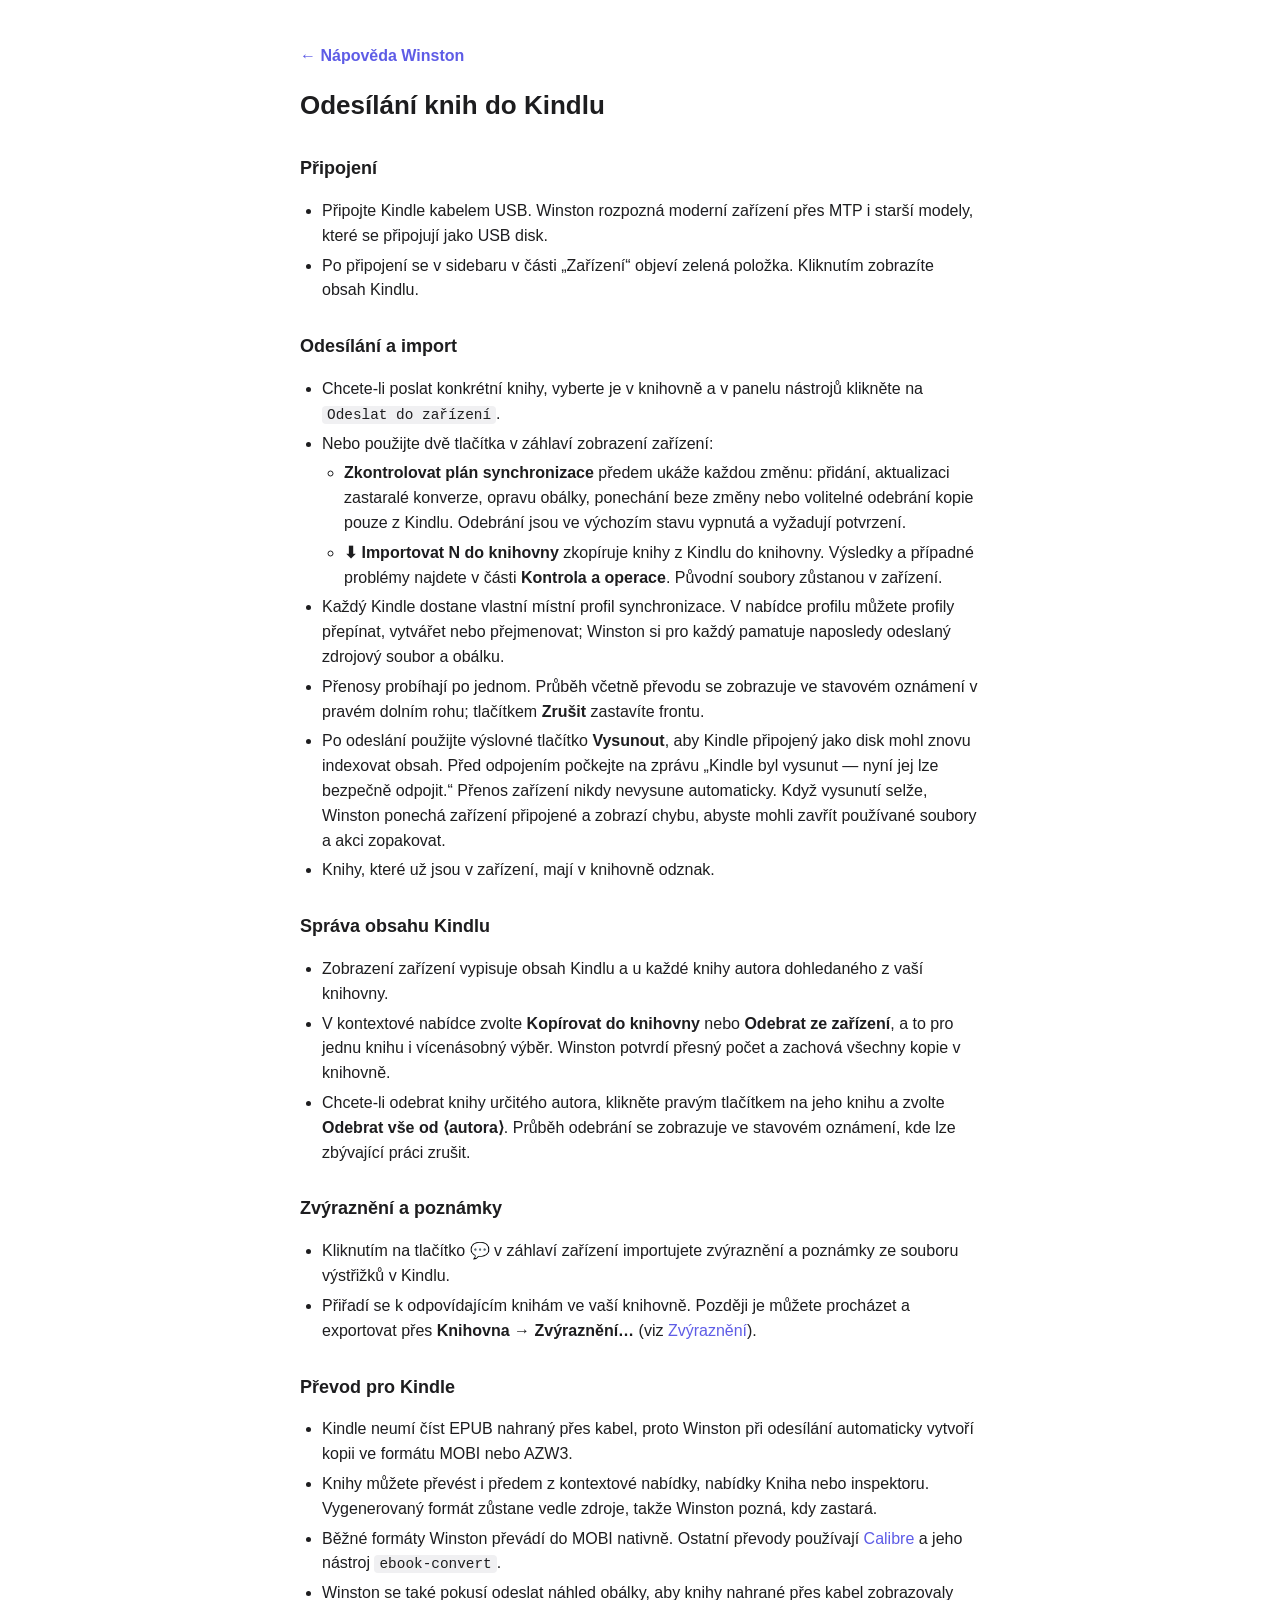
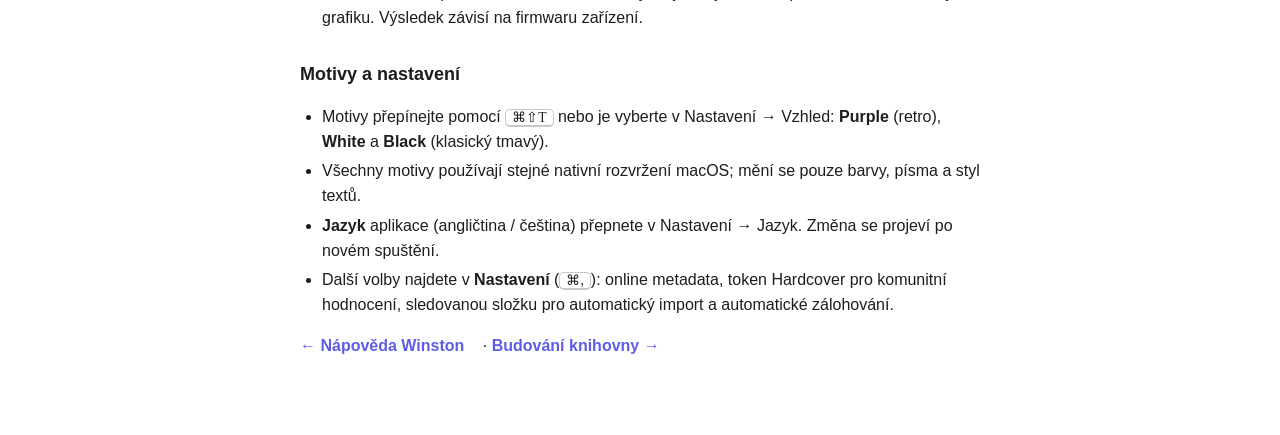
<file: Winston/Help/WinstonHelp.help/Contents/Resources/cs.lproj/kindle.html>
<!DOCTYPE html>
<html lang="cs">
<head>
    <meta charset="UTF-8">
    <title>Odesílání knih do Kindlu</title>
    <link rel="stylesheet" href="sty/winston.css">
</head>
<body>
    <p class="nav"><a href="index.html">&larr; Nápověda Winston</a></p>
    <h1>Odesílání knih do Kindlu</h1>

    <h2>Připojení</h2>
    <ul>
        <li>Připojte Kindle kabelem USB. Winston rozpozná moderní zařízení přes MTP i starší modely, které se připojují jako USB disk.</li>
        <li>Po připojení se v sidebaru v části „Zařízení“ objeví zelená položka. Kliknutím zobrazíte obsah Kindlu.</li>
    </ul>

    <h2>Odesílání a import</h2>
    <ul>
        <li>Chcete-li poslat konkrétní knihy, vyberte je v knihovně a v panelu nástrojů klikněte na <span class="badge">Odeslat do zařízení</span>.</li>
        <li>Nebo použijte dvě tlačítka v záhlaví zobrazení zařízení:
            <ul>
                <li><b>Zkontrolovat plán synchronizace</b> předem ukáže každou změnu: přidání, aktualizaci zastaralé konverze, opravu obálky, ponechání beze změny nebo volitelné odebrání kopie pouze z Kindlu. Odebrání jsou ve výchozím stavu vypnutá a vyžadují potvrzení.</li>
                <li><b>⬇ Importovat N do knihovny</b> zkopíruje knihy z Kindlu do knihovny. Výsledky a případné problémy najdete v části <b>Kontrola a operace</b>. Původní soubory zůstanou v zařízení.</li>
            </ul>
        </li>
        <li>Každý Kindle dostane vlastní místní profil synchronizace. V nabídce profilu můžete profily přepínat, vytvářet nebo přejmenovat; Winston si pro každý pamatuje naposledy odeslaný zdrojový soubor a obálku.</li>
        <li>Přenosy probíhají po jednom. Průběh včetně převodu se zobrazuje ve stavovém oznámení v pravém dolním rohu; tlačítkem <b>Zrušit</b> zastavíte frontu.</li>
        <li>Po odeslání použijte výslovné tlačítko <b>Vysunout</b>, aby Kindle připojený jako disk mohl znovu indexovat obsah. Před odpojením počkejte na zprávu „Kindle byl vysunut — nyní jej lze bezpečně odpojit.“ Přenos zařízení nikdy nevysune automaticky. Když vysunutí selže, Winston ponechá zařízení připojené a zobrazí chybu, abyste mohli zavřít používané soubory a akci zopakovat.</li>
        <li>Knihy, které už jsou v zařízení, mají v knihovně odznak.</li>
    </ul>

    <h2>Správa obsahu Kindlu</h2>
    <ul>
        <li>Zobrazení zařízení vypisuje obsah Kindlu a u každé knihy autora dohledaného z vaší knihovny.</li>
        <li>V kontextové nabídce zvolte <b>Kopírovat do knihovny</b> nebo <b>Odebrat ze zařízení</b>, a to pro jednu knihu i vícenásobný výběr. Winston potvrdí přesný počet a zachová všechny kopie v knihovně.</li>
        <li>Chcete-li odebrat knihy určitého autora, klikněte pravým tlačítkem na jeho knihu a zvolte <b>Odebrat vše od ⟨autora⟩</b>. Průběh odebrání se zobrazuje ve stavovém oznámení, kde lze zbývající práci zrušit.</li>
    </ul>

    <h2 id="highlights">Zvýraznění a poznámky</h2>
    <ul>
        <li>Kliknutím na tlačítko 💬 v záhlaví zařízení importujete zvýraznění a poznámky ze souboru výstřižků v Kindlu.</li>
        <li>Přiřadí se k odpovídajícím knihám ve vaší knihovně. Později je můžete procházet a exportovat přes <b>Knihovna → Zvýraznění…</b> (viz <a href="library.html#highlights">Zvýraznění</a>).</li>
    </ul>

    <h2>Převod pro Kindle</h2>
    <ul>
        <li>Kindle neumí číst EPUB nahraný přes kabel, proto Winston při odesílání automaticky vytvoří kopii ve formátu MOBI nebo AZW3.</li>
        <li>Knihy můžete převést i předem z kontextové nabídky, nabídky Kniha nebo inspektoru. Vygenerovaný formát zůstane vedle zdroje, takže Winston pozná, kdy zastará.</li>
        <li>Běžné formáty Winston převádí do MOBI nativně. Ostatní převody používají <a href="https://calibre-ebook.com">Calibre</a> a jeho nástroj <code>ebook-convert</code>.</li>
        <li>Winston se také pokusí odeslat náhled obálky, aby knihy nahrané přes kabel zobrazovaly grafiku. Výsledek závisí na firmwaru zařízení.</li>
    </ul>

    <h2 id="themes">Motivy a nastavení</h2>
    <ul>
        <li>Motivy přepínejte pomocí <kbd>⌘⇧T</kbd> nebo je vyberte v Nastavení → Vzhled: <b>Purple</b> (retro), <b>White</b> a <b>Black</b> (klasický tmavý).</li>
        <li>Všechny motivy používají stejné nativní rozvržení macOS; mění se pouze barvy, písma a styl textů.</li>
        <li><b>Jazyk</b> aplikace (angličtina / čeština) přepnete v Nastavení → Jazyk. Změna se projeví po novém spuštění.</li>
        <li>Další volby najdete v <b>Nastavení</b> (<kbd>⌘,</kbd>): online metadata, token Hardcover pro komunitní hodnocení, sledovanou složku pro automatický import a automatické zálohování.</li>
    </ul>

    <p class="nav"><a href="index.html">&larr; Nápověda Winston</a> · <a href="library.html">Budování knihovny &rarr;</a></p>
</body>
</html>
</file>
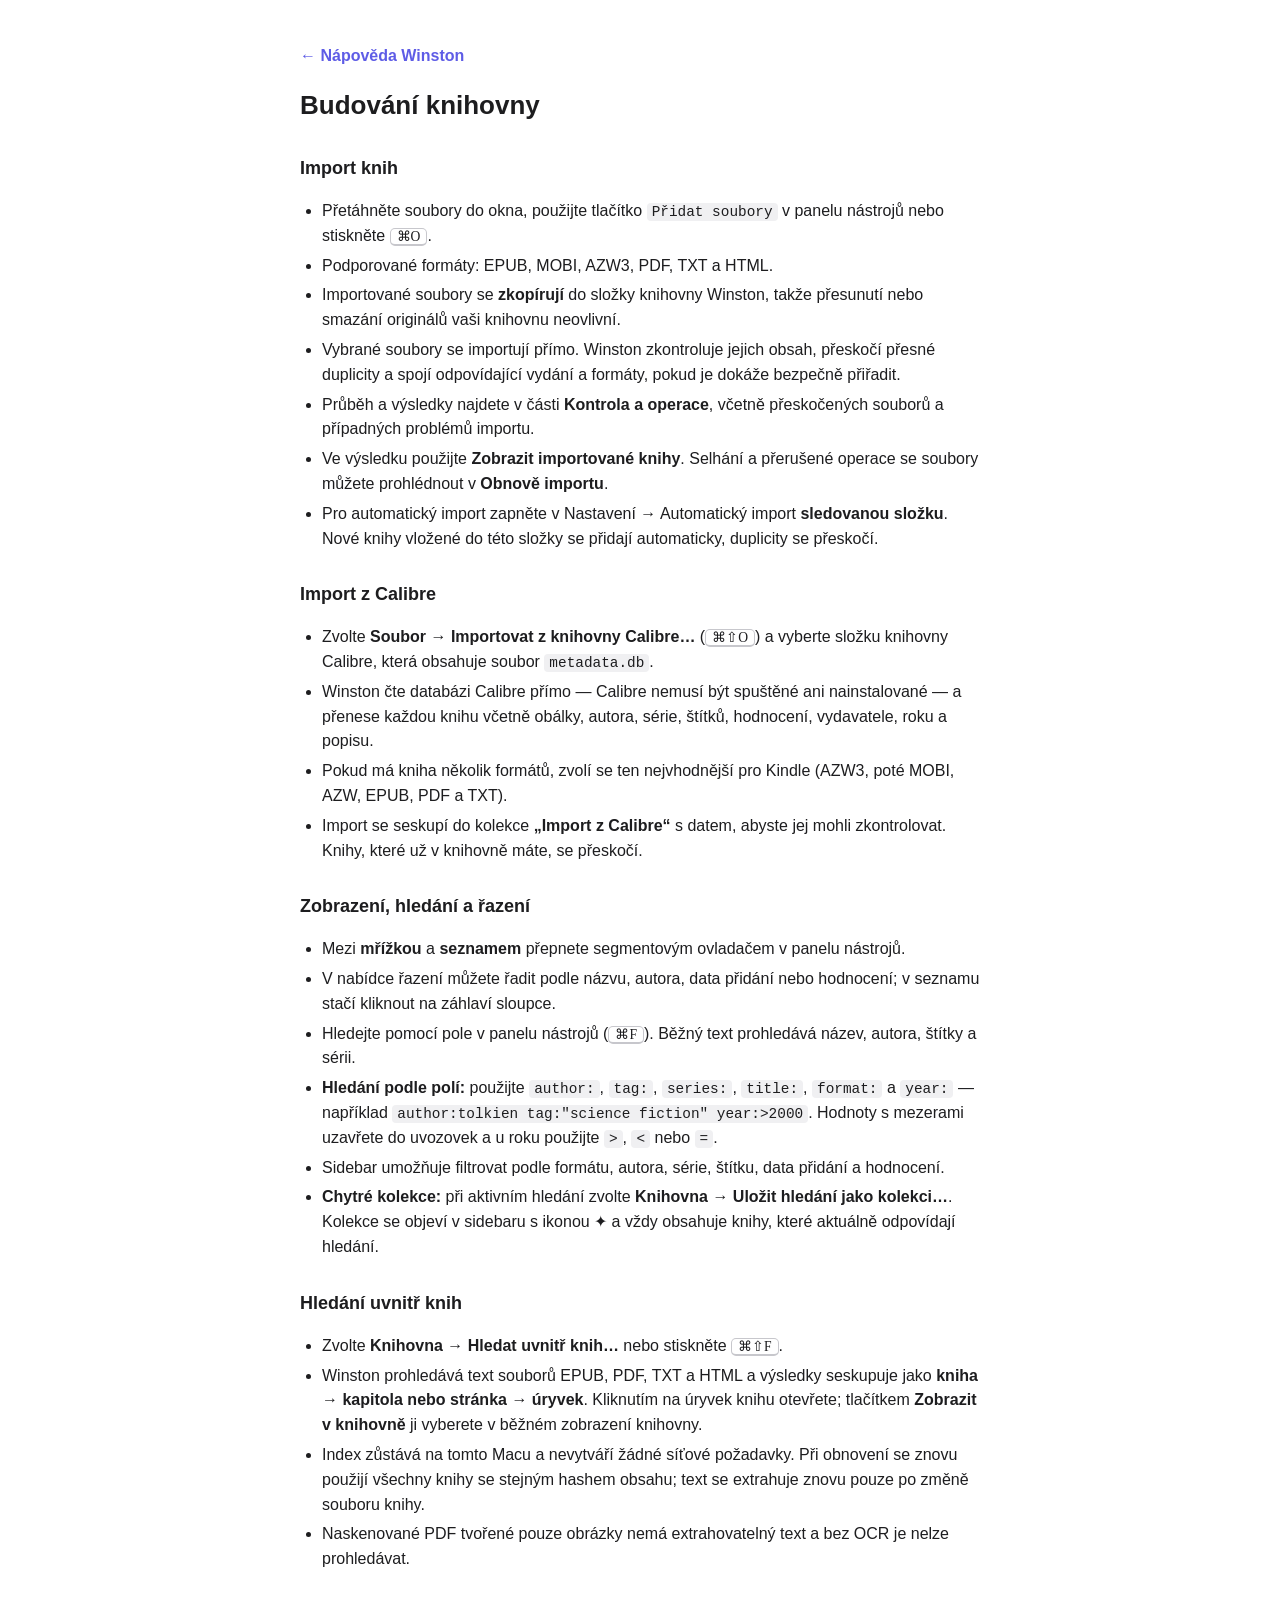
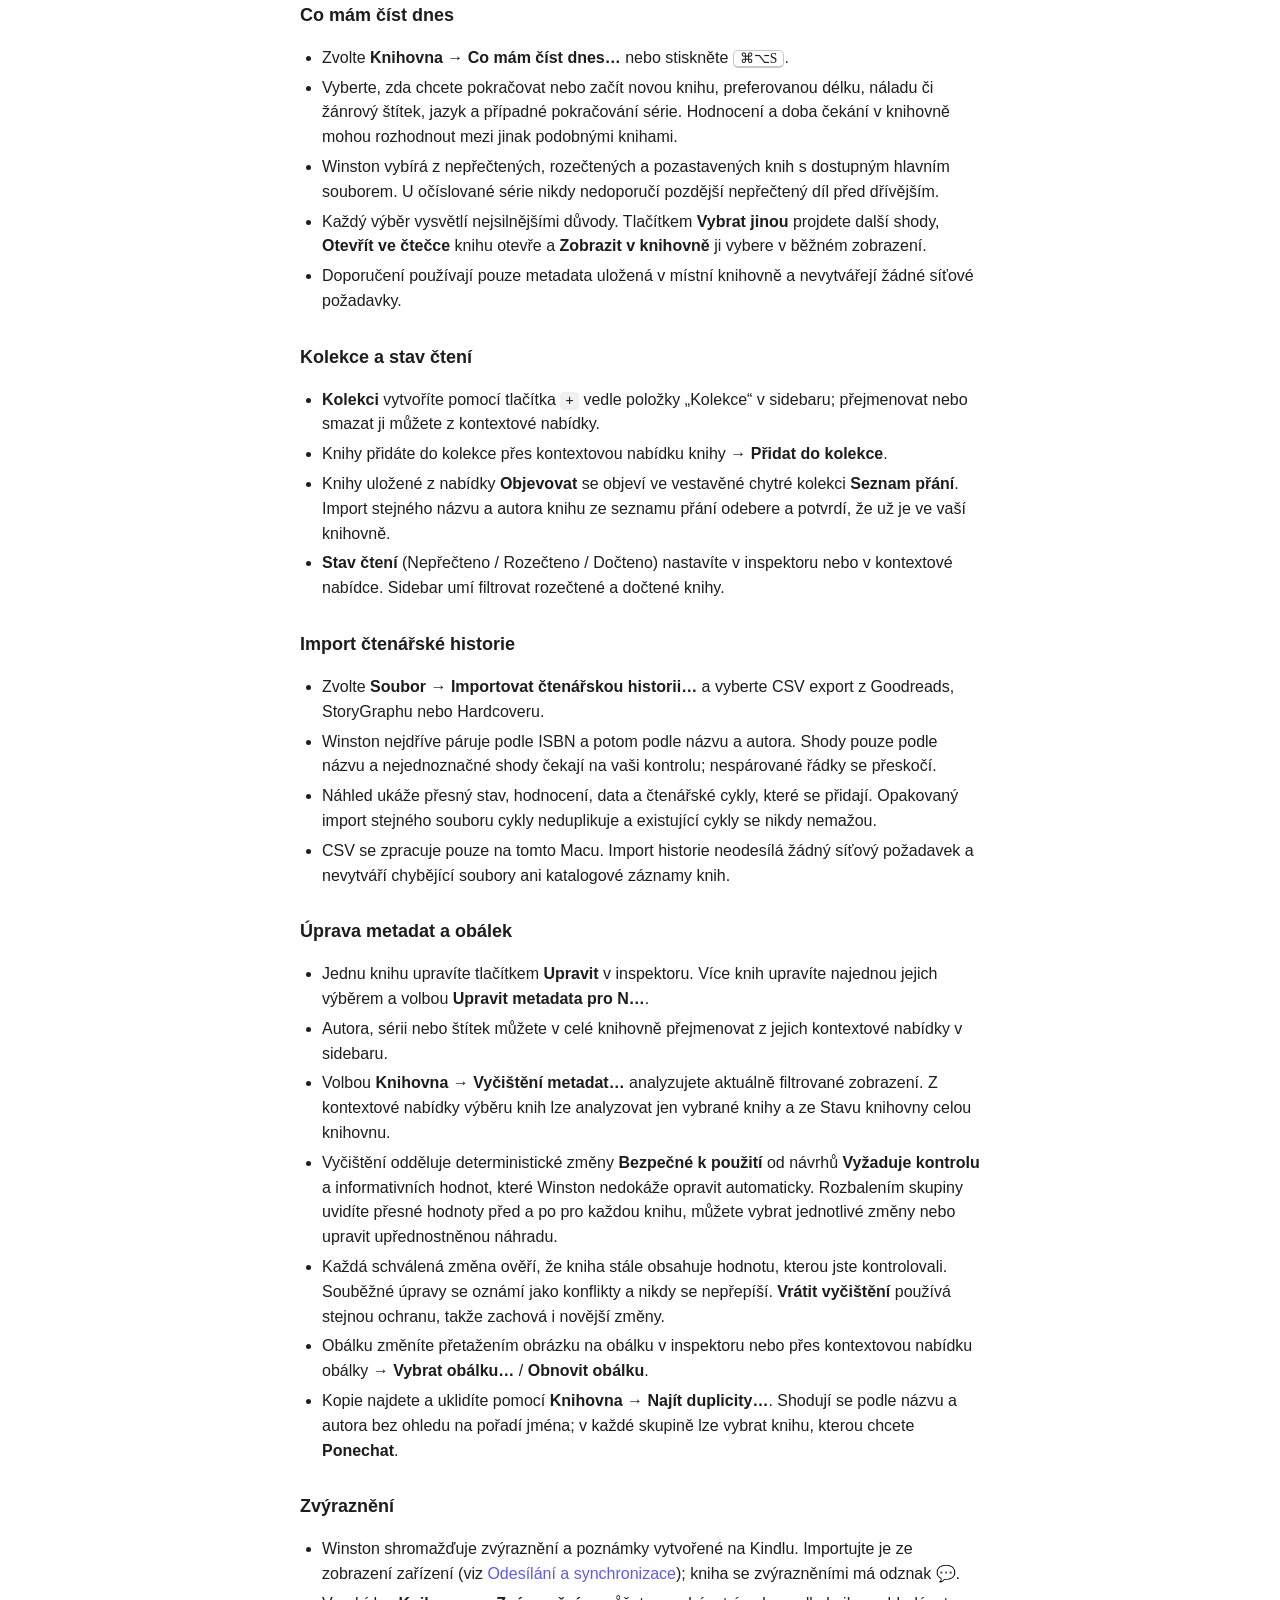
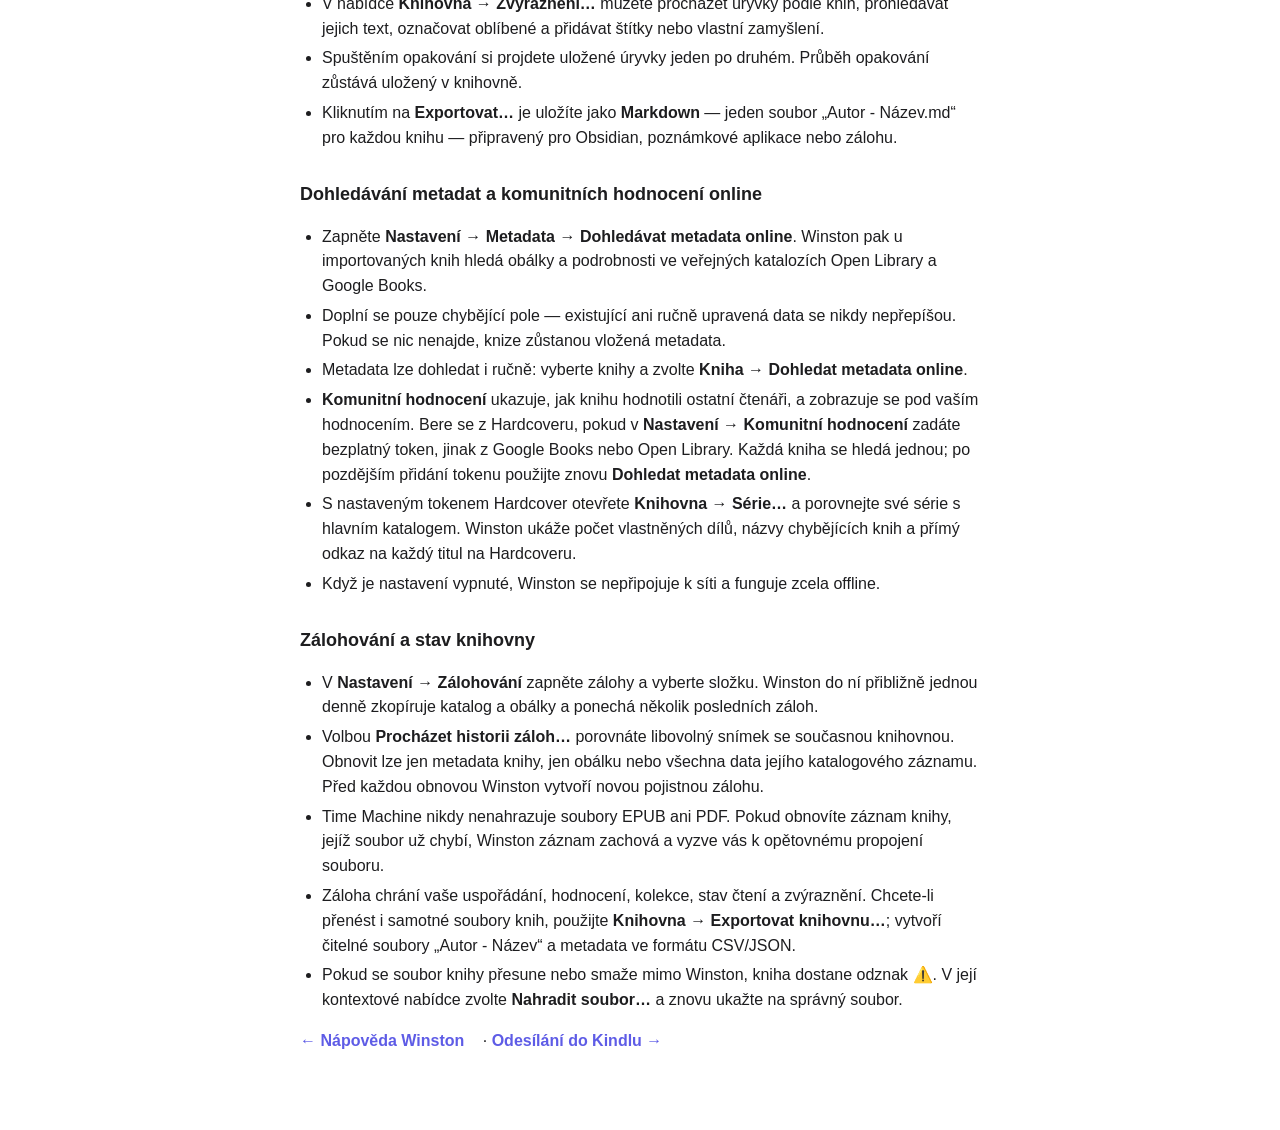
<file: Winston/Help/WinstonHelp.help/Contents/Resources/cs.lproj/library.html>
<!DOCTYPE html>
<html lang="cs">
<head>
    <meta charset="UTF-8">
    <title>Budování knihovny</title>
    <link rel="stylesheet" href="sty/winston.css">
</head>
<body>
    <p class="nav"><a href="index.html">&larr; Nápověda Winston</a></p>
    <h1>Budování knihovny</h1>

    <h2>Import knih</h2>
    <ul>
        <li>Přetáhněte soubory do okna, použijte tlačítko <span class="badge">Přidat soubory</span> v panelu nástrojů nebo stiskněte <kbd>⌘O</kbd>.</li>
        <li>Podporované formáty: EPUB, MOBI, AZW3, PDF, TXT a HTML.</li>
        <li>Importované soubory se <b>zkopírují</b> do složky knihovny Winston, takže přesunutí nebo smazání originálů vaši knihovnu neovlivní.</li>
        <li>Vybrané soubory se importují přímo. Winston zkontroluje jejich obsah, přeskočí přesné duplicity a spojí odpovídající vydání a formáty, pokud je dokáže bezpečně přiřadit.</li>
        <li>Průběh a výsledky najdete v části <b>Kontrola a operace</b>, včetně přeskočených souborů a případných problémů importu.</li>
        <li>Ve výsledku použijte <b>Zobrazit importované knihy</b>. Selhání a přerušené operace se soubory můžete prohlédnout v <b>Obnově importu</b>.</li>
        <li>Pro automatický import zapněte v Nastavení → Automatický import <b>sledovanou složku</b>. Nové knihy vložené do této složky se přidají automaticky, duplicity se přeskočí.</li>
    </ul>

    <h2>Import z Calibre</h2>
    <ul>
        <li>Zvolte <b>Soubor → Importovat z knihovny Calibre…</b> (<kbd>⌘⇧O</kbd>) a vyberte složku knihovny Calibre, která obsahuje soubor <code>metadata.db</code>.</li>
        <li>Winston čte databázi Calibre přímo — Calibre nemusí být spuštěné ani nainstalované — a přenese každou knihu včetně obálky, autora, série, štítků, hodnocení, vydavatele, roku a popisu.</li>
        <li>Pokud má kniha několik formátů, zvolí se ten nejvhodnější pro Kindle (AZW3, poté MOBI, AZW, EPUB, PDF a TXT).</li>
        <li>Import se seskupí do kolekce <b>„Import z Calibre“</b> s datem, abyste jej mohli zkontrolovat. Knihy, které už v knihovně máte, se přeskočí.</li>
    </ul>

    <h2 id="search">Zobrazení, hledání a řazení</h2>
    <ul>
        <li>Mezi <b>mřížkou</b> a <b>seznamem</b> přepnete segmentovým ovladačem v panelu nástrojů.</li>
        <li>V nabídce řazení můžete řadit podle názvu, autora, data přidání nebo hodnocení; v seznamu stačí kliknout na záhlaví sloupce.</li>
        <li>Hledejte pomocí pole v panelu nástrojů (<kbd>⌘F</kbd>). Běžný text prohledává název, autora, štítky a sérii.</li>
        <li><b>Hledání podle polí:</b> použijte <code>author:</code>, <code>tag:</code>, <code>series:</code>, <code>title:</code>, <code>format:</code> a <code>year:</code> — například <code>author:tolkien tag:"science fiction" year:&gt;2000</code>. Hodnoty s mezerami uzavřete do uvozovek a u roku použijte <code>&gt;</code>, <code>&lt;</code> nebo <code>=</code>.</li>
        <li>Sidebar umožňuje filtrovat podle formátu, autora, série, štítku, data přidání a hodnocení.</li>
        <li><b>Chytré kolekce:</b> při aktivním hledání zvolte <b>Knihovna → Uložit hledání jako kolekci…</b>. Kolekce se objeví v sidebaru s ikonou ✦ a vždy obsahuje knihy, které aktuálně odpovídají hledání.</li>
    </ul>

    <h2 id="full-text">Hledání uvnitř knih</h2>
    <ul>
        <li>Zvolte <b>Knihovna → Hledat uvnitř knih…</b> nebo stiskněte <kbd>⌘⇧F</kbd>.</li>
        <li>Winston prohledává text souborů EPUB, PDF, TXT a HTML a výsledky seskupuje jako <b>kniha → kapitola nebo stránka → úryvek</b>. Kliknutím na úryvek knihu otevřete; tlačítkem <b>Zobrazit v knihovně</b> ji vyberete v běžném zobrazení knihovny.</li>
        <li>Index zůstává na tomto Macu a nevytváří žádné síťové požadavky. Při obnovení se znovu použijí všechny knihy se stejným hashem obsahu; text se extrahuje znovu pouze po změně souboru knihy.</li>
        <li>Naskenované PDF tvořené pouze obrázky nemá extrahovatelný text a bez OCR je nelze prohledávat.</li>
    </ul>

    <h2 id="read-today">Co mám číst dnes</h2>
    <ul>
        <li>Zvolte <b>Knihovna → Co mám číst dnes…</b> nebo stiskněte <kbd>⌘⌥S</kbd>.</li>
        <li>Vyberte, zda chcete pokračovat nebo začít novou knihu, preferovanou délku, náladu či žánrový štítek, jazyk a případné pokračování série. Hodnocení a doba čekání v knihovně mohou rozhodnout mezi jinak podobnými knihami.</li>
        <li>Winston vybírá z nepřečtených, rozečtených a pozastavených knih s dostupným hlavním souborem. U očíslované série nikdy nedoporučí pozdější nepřečtený díl před dřívějším.</li>
        <li>Každý výběr vysvětlí nejsilnějšími důvody. Tlačítkem <b>Vybrat jinou</b> projdete další shody, <b>Otevřít ve čtečce</b> knihu otevře a <b>Zobrazit v knihovně</b> ji vybere v běžném zobrazení.</li>
        <li>Doporučení používají pouze metadata uložená v místní knihovně a nevytvářejí žádné síťové požadavky.</li>
    </ul>

    <h2 id="collections">Kolekce a stav čtení</h2>
    <ul>
        <li><b>Kolekci</b> vytvoříte pomocí tlačítka <span class="badge">+</span> vedle položky „Kolekce“ v sidebaru; přejmenovat nebo smazat ji můžete z kontextové nabídky.</li>
        <li>Knihy přidáte do kolekce přes kontextovou nabídku knihy → <b>Přidat do kolekce</b>.</li>
        <li>Knihy uložené z nabídky <b>Objevovat</b> se objeví ve vestavěné chytré kolekci <b>Seznam přání</b>. Import stejného názvu a autora knihu ze seznamu přání odebere a potvrdí, že už je ve vaší knihovně.</li>
        <li><b>Stav čtení</b> (Nepřečteno / Rozečteno / Dočteno) nastavíte v inspektoru nebo v kontextové nabídce. Sidebar umí filtrovat rozečtené a dočtené knihy.</li>
    </ul>

    <h2 id="history-import">Import čtenářské historie</h2>
    <ul>
        <li>Zvolte <b>Soubor → Importovat čtenářskou historii…</b> a vyberte CSV export z Goodreads, StoryGraphu nebo Hardcoveru.</li>
        <li>Winston nejdříve páruje podle ISBN a potom podle názvu a autora. Shody pouze podle názvu a nejednoznačné shody čekají na vaši kontrolu; nespárované řádky se přeskočí.</li>
        <li>Náhled ukáže přesný stav, hodnocení, data a čtenářské cykly, které se přidají. Opakovaný import stejného souboru cykly neduplikuje a existující cykly se nikdy nemažou.</li>
        <li>CSV se zpracuje pouze na tomto Macu. Import historie neodesílá žádný síťový požadavek a nevytváří chybějící soubory ani katalogové záznamy knih.</li>
    </ul>

    <h2>Úprava metadat a obálek</h2>
    <ul>
        <li>Jednu knihu upravíte tlačítkem <b>Upravit</b> v inspektoru. Více knih upravíte najednou jejich výběrem a volbou <b>Upravit metadata pro N…</b>.</li>
        <li>Autora, sérii nebo štítek můžete v celé knihovně přejmenovat z jejich kontextové nabídky v sidebaru.</li>

        <li>Volbou <b>Knihovna → Vyčištění metadat…</b> analyzujete aktuálně filtrované zobrazení. Z kontextové nabídky výběru knih lze analyzovat jen vybrané knihy a ze Stavu knihovny celou knihovnu.</li>
        <li>Vyčištění odděluje deterministické změny <b>Bezpečné k použití</b> od návrhů <b>Vyžaduje kontrolu</b> a informativních hodnot, které Winston nedokáže opravit automaticky. Rozbalením skupiny uvidíte přesné hodnoty před a po pro každou knihu, můžete vybrat jednotlivé změny nebo upravit upřednostněnou náhradu.</li>
        <li>Každá schválená změna ověří, že kniha stále obsahuje hodnotu, kterou jste kontrolovali. Souběžné úpravy se oznámí jako konflikty a nikdy se nepřepíší. <b>Vrátit vyčištění</b> používá stejnou ochranu, takže zachová i novější změny.</li>
        <li>Obálku změníte přetažením obrázku na obálku v inspektoru nebo přes kontextovou nabídku obálky → <b>Vybrat obálku…</b> / <b>Obnovit obálku</b>.</li>
        <li>Kopie najdete a uklidíte pomocí <b>Knihovna → Najít duplicity…</b>. Shodují se podle názvu a autora bez ohledu na pořadí jména; v každé skupině lze vybrat knihu, kterou chcete <b>Ponechat</b>.</li>
    </ul>

    <h2 id="highlights">Zvýraznění</h2>
    <ul>
        <li>Winston shromažďuje zvýraznění a poznámky vytvořené na Kindlu. Importujte je ze zobrazení zařízení (viz <a href="kindle.html#highlights">Odesílání a synchronizace</a>); kniha se zvýrazněními má odznak 💬.</li>
        <li>V nabídce <b>Knihovna → Zvýraznění…</b> můžete procházet úryvky podle knih, prohledávat jejich text, označovat oblíbené a přidávat štítky nebo vlastní zamyšlení.</li>
        <li>Spuštěním opakování si projdete uložené úryvky jeden po druhém. Průběh opakování zůstává uložený v knihovně.</li>
        <li>Kliknutím na <b>Exportovat…</b> je uložíte jako <b>Markdown</b> — jeden soubor „Autor - Název.md“ pro každou knihu — připravený pro Obsidian, poznámkové aplikace nebo zálohu.</li>
    </ul>

    <h2 id="online">Dohledávání metadat a komunitních hodnocení online</h2>
    <ul>
        <li>Zapněte <b>Nastavení → Metadata → Dohledávat metadata online</b>. Winston pak u importovaných knih hledá obálky a podrobnosti ve veřejných katalozích Open Library a Google Books.</li>
        <li>Doplní se pouze chybějící pole — existující ani ručně upravená data se nikdy nepřepíšou. Pokud se nic nenajde, knize zůstanou vložená metadata.</li>
        <li>Metadata lze dohledat i ručně: vyberte knihy a zvolte <b>Kniha → Dohledat metadata online</b>.</li>
        <li><b>Komunitní hodnocení</b> ukazuje, jak knihu hodnotili ostatní čtenáři, a zobrazuje se pod vaším hodnocením. Bere se z Hardcoveru, pokud v <b>Nastavení → Komunitní hodnocení</b> zadáte bezplatný token, jinak z Google Books nebo Open Library. Každá kniha se hledá jednou; po pozdějším přidání tokenu použijte znovu <b>Dohledat metadata online</b>.</li>
        <li>S nastaveným tokenem Hardcover otevřete <b>Knihovna → Série…</b> a porovnejte své série s hlavním katalogem. Winston ukáže počet vlastněných dílů, názvy chybějících knih a přímý odkaz na každý titul na Hardcoveru.</li>
        <li>Když je nastavení vypnuté, Winston se nepřipojuje k síti a funguje zcela offline.</li>
    </ul>

    <h2 id="backup">Zálohování a stav knihovny</h2>
    <ul>
        <li>V <b>Nastavení → Zálohování</b> zapněte zálohy a vyberte složku. Winston do ní přibližně jednou denně zkopíruje katalog a obálky a ponechá několik posledních záloh.</li>
        <li>Volbou <b>Procházet historii záloh…</b> porovnáte libovolný snímek se současnou knihovnou. Obnovit lze jen metadata knihy, jen obálku nebo všechna data jejího katalogového záznamu. Před každou obnovou Winston vytvoří novou pojistnou zálohu.</li>
        <li>Time Machine nikdy nenahrazuje soubory EPUB ani PDF. Pokud obnovíte záznam knihy, jejíž soubor už chybí, Winston záznam zachová a vyzve vás k opětovnému propojení souboru.</li>
        <li>Záloha chrání vaše uspořádání, hodnocení, kolekce, stav čtení a zvýraznění. Chcete-li přenést i samotné soubory knih, použijte <b>Knihovna → Exportovat knihovnu…</b>; vytvoří čitelné soubory „Autor - Název“ a metadata ve formátu CSV/JSON.</li>
        <li>Pokud se soubor knihy přesune nebo smaže mimo Winston, kniha dostane odznak ⚠️. V její kontextové nabídce zvolte <b>Nahradit soubor…</b> a znovu ukažte na správný soubor.</li>
    </ul>

    <p class="nav"><a href="index.html">&larr; Nápověda Winston</a> · <a href="kindle.html">Odesílání do Kindlu &rarr;</a></p>
</body>
</html>
</file>
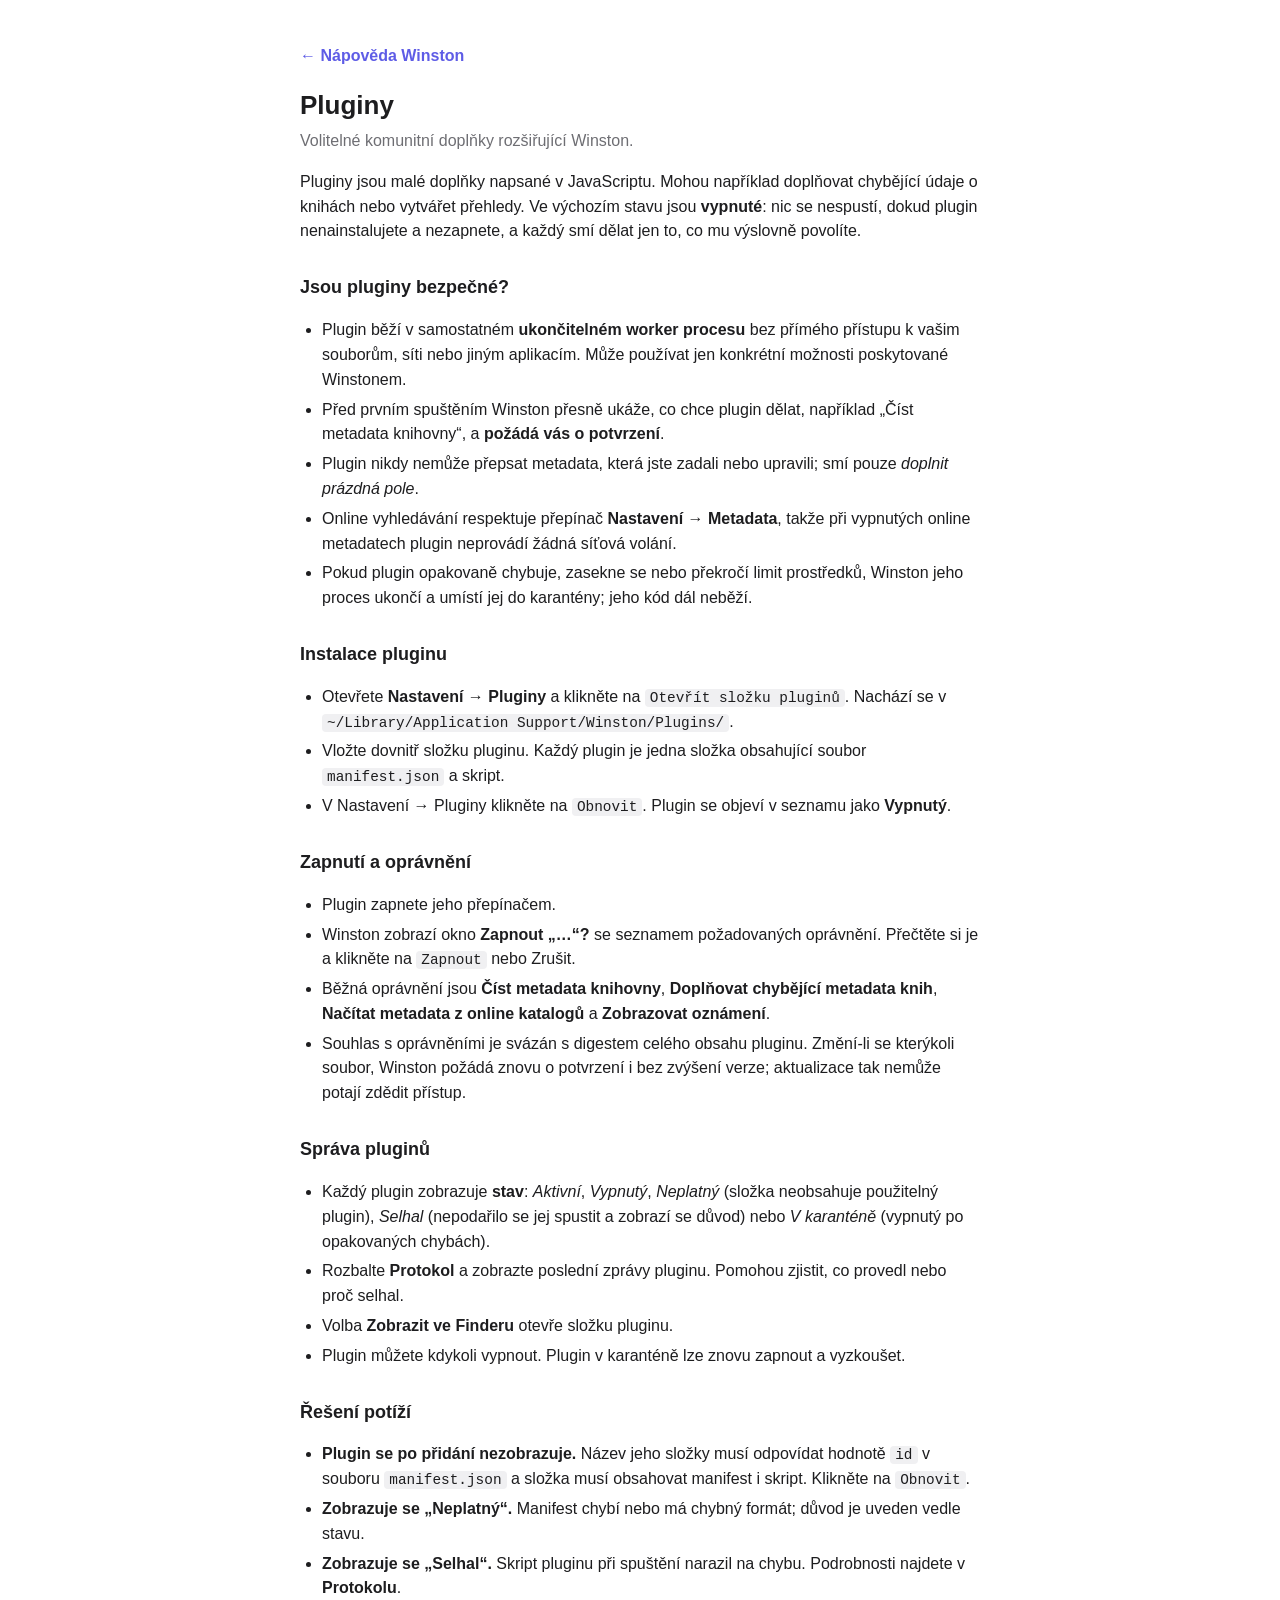
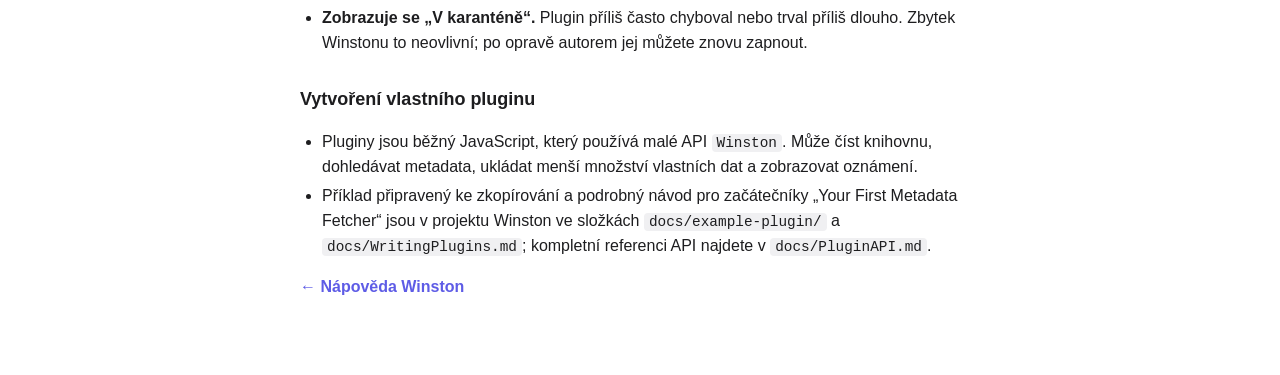
<file: Winston/Help/WinstonHelp.help/Contents/Resources/cs.lproj/plugins.html>
<!DOCTYPE html>
<html lang="cs">
<head>
    <meta charset="UTF-8">
    <title>Pluginy</title>
    <link rel="stylesheet" href="sty/winston.css">
</head>
<body>
    <p class="nav"><a href="index.html">&larr; Nápověda Winston</a></p>
    <h1>Pluginy</h1>
    <p class="subtitle">Volitelné komunitní doplňky rozšiřující Winston.</p>

    <p>Pluginy jsou malé doplňky napsané v JavaScriptu. Mohou například doplňovat
    chybějící údaje o knihách nebo vytvářet přehledy. Ve výchozím stavu jsou
    <b>vypnuté</b>: nic se nespustí, dokud plugin nenainstalujete a nezapnete,
    a každý smí dělat jen to, co mu výslovně povolíte.</p>

    <h2>Jsou pluginy bezpečné?</h2>
    <ul>
        <li>Plugin běží v samostatném <b>ukončitelném worker procesu</b> bez přímého přístupu k vašim souborům, síti nebo jiným aplikacím. Může používat jen konkrétní možnosti poskytované Winstonem.</li>
        <li>Před prvním spuštěním Winston přesně ukáže, co chce plugin dělat, například „Číst metadata knihovny“, a <b>požádá vás o potvrzení</b>.</li>
        <li>Plugin nikdy nemůže přepsat metadata, která jste zadali nebo upravili; smí pouze <i>doplnit prázdná pole</i>.</li>
        <li>Online vyhledávání respektuje přepínač <b>Nastavení → Metadata</b>, takže při vypnutých online metadatech plugin neprovádí žádná síťová volání.</li>
        <li>Pokud plugin opakovaně chybuje, zasekne se nebo překročí limit prostředků, Winston jeho proces ukončí a umístí jej do karantény; jeho kód dál neběží.</li>
    </ul>

    <h2 id="install">Instalace pluginu</h2>
    <ul>
        <li>Otevřete <b>Nastavení → Pluginy</b> a klikněte na <span class="badge">Otevřít složku pluginů</span>. Nachází se v <code>~/Library/Application&nbsp;Support/Winston/Plugins/</code>.</li>
        <li>Vložte dovnitř složku pluginu. Každý plugin je jedna složka obsahující soubor <code>manifest.json</code> a skript.</li>
        <li>V Nastavení → Pluginy klikněte na <span class="badge">Obnovit</span>. Plugin se objeví v seznamu jako <b>Vypnutý</b>.</li>
    </ul>

    <h2 id="enable">Zapnutí a oprávnění</h2>
    <ul>
        <li>Plugin zapnete jeho přepínačem.</li>
        <li>Winston zobrazí okno <b>Zapnout „…“?</b> se seznamem požadovaných oprávnění. Přečtěte si je a klikněte na <span class="badge">Zapnout</span> nebo Zrušit.</li>
        <li>Běžná oprávnění jsou <b>Číst metadata knihovny</b>, <b>Doplňovat chybějící metadata knih</b>, <b>Načítat metadata z online katalogů</b> a <b>Zobrazovat oznámení</b>.</li>
        <li>Souhlas s oprávněními je svázán s digestem celého obsahu pluginu. Změní-li se kterýkoli soubor, Winston požádá znovu o potvrzení i bez zvýšení verze; aktualizace tak nemůže potají zdědit přístup.</li>
    </ul>

    <h2 id="manage">Správa pluginů</h2>
    <ul>
        <li>Každý plugin zobrazuje <b>stav</b>: <i>Aktivní</i>, <i>Vypnutý</i>, <i>Neplatný</i> (složka neobsahuje použitelný plugin), <i>Selhal</i> (nepodařilo se jej spustit a zobrazí se důvod) nebo <i>V karanténě</i> (vypnutý po opakovaných chybách).</li>
        <li>Rozbalte <b>Protokol</b> a zobrazte poslední zprávy pluginu. Pomohou zjistit, co provedl nebo proč selhal.</li>
        <li>Volba <b>Zobrazit ve Finderu</b> otevře složku pluginu.</li>
        <li>Plugin můžete kdykoli vypnout. Plugin v karanténě lze znovu zapnout a vyzkoušet.</li>
    </ul>

    <h2 id="troubleshoot">Řešení potíží</h2>
    <ul>
        <li><b>Plugin se po přidání nezobrazuje.</b> Název jeho složky musí odpovídat hodnotě <code>id</code> v souboru <code>manifest.json</code> a složka musí obsahovat manifest i skript. Klikněte na <span class="badge">Obnovit</span>.</li>
        <li><b>Zobrazuje se „Neplatný“.</b> Manifest chybí nebo má chybný formát; důvod je uveden vedle stavu.</li>
        <li><b>Zobrazuje se „Selhal“.</b> Skript pluginu při spuštění narazil na chybu. Podrobnosti najdete v <b>Protokolu</b>.</li>
        <li><b>Zobrazuje se „V karanténě“.</b> Plugin příliš často chyboval nebo trval příliš dlouho. Zbytek Winstonu to neovlivní; po opravě autorem jej můžete znovu zapnout.</li>
    </ul>

    <h2 id="write">Vytvoření vlastního pluginu</h2>
    <ul>
        <li>Pluginy jsou běžný JavaScript, který používá malé API <code>Winston</code>. Může číst knihovnu, dohledávat metadata, ukládat menší množství vlastních dat a zobrazovat oznámení.</li>
        <li>Příklad připravený ke zkopírování a podrobný návod pro začátečníky „Your First Metadata Fetcher“ jsou v projektu Winston ve složkách <code>docs/example-plugin/</code> a <code>docs/WritingPlugins.md</code>; kompletní referenci API najdete v <code>docs/PluginAPI.md</code>.</li>
    </ul>

    <p class="nav"><a href="index.html">&larr; Nápověda Winston</a></p>
</body>
</html>
</file>
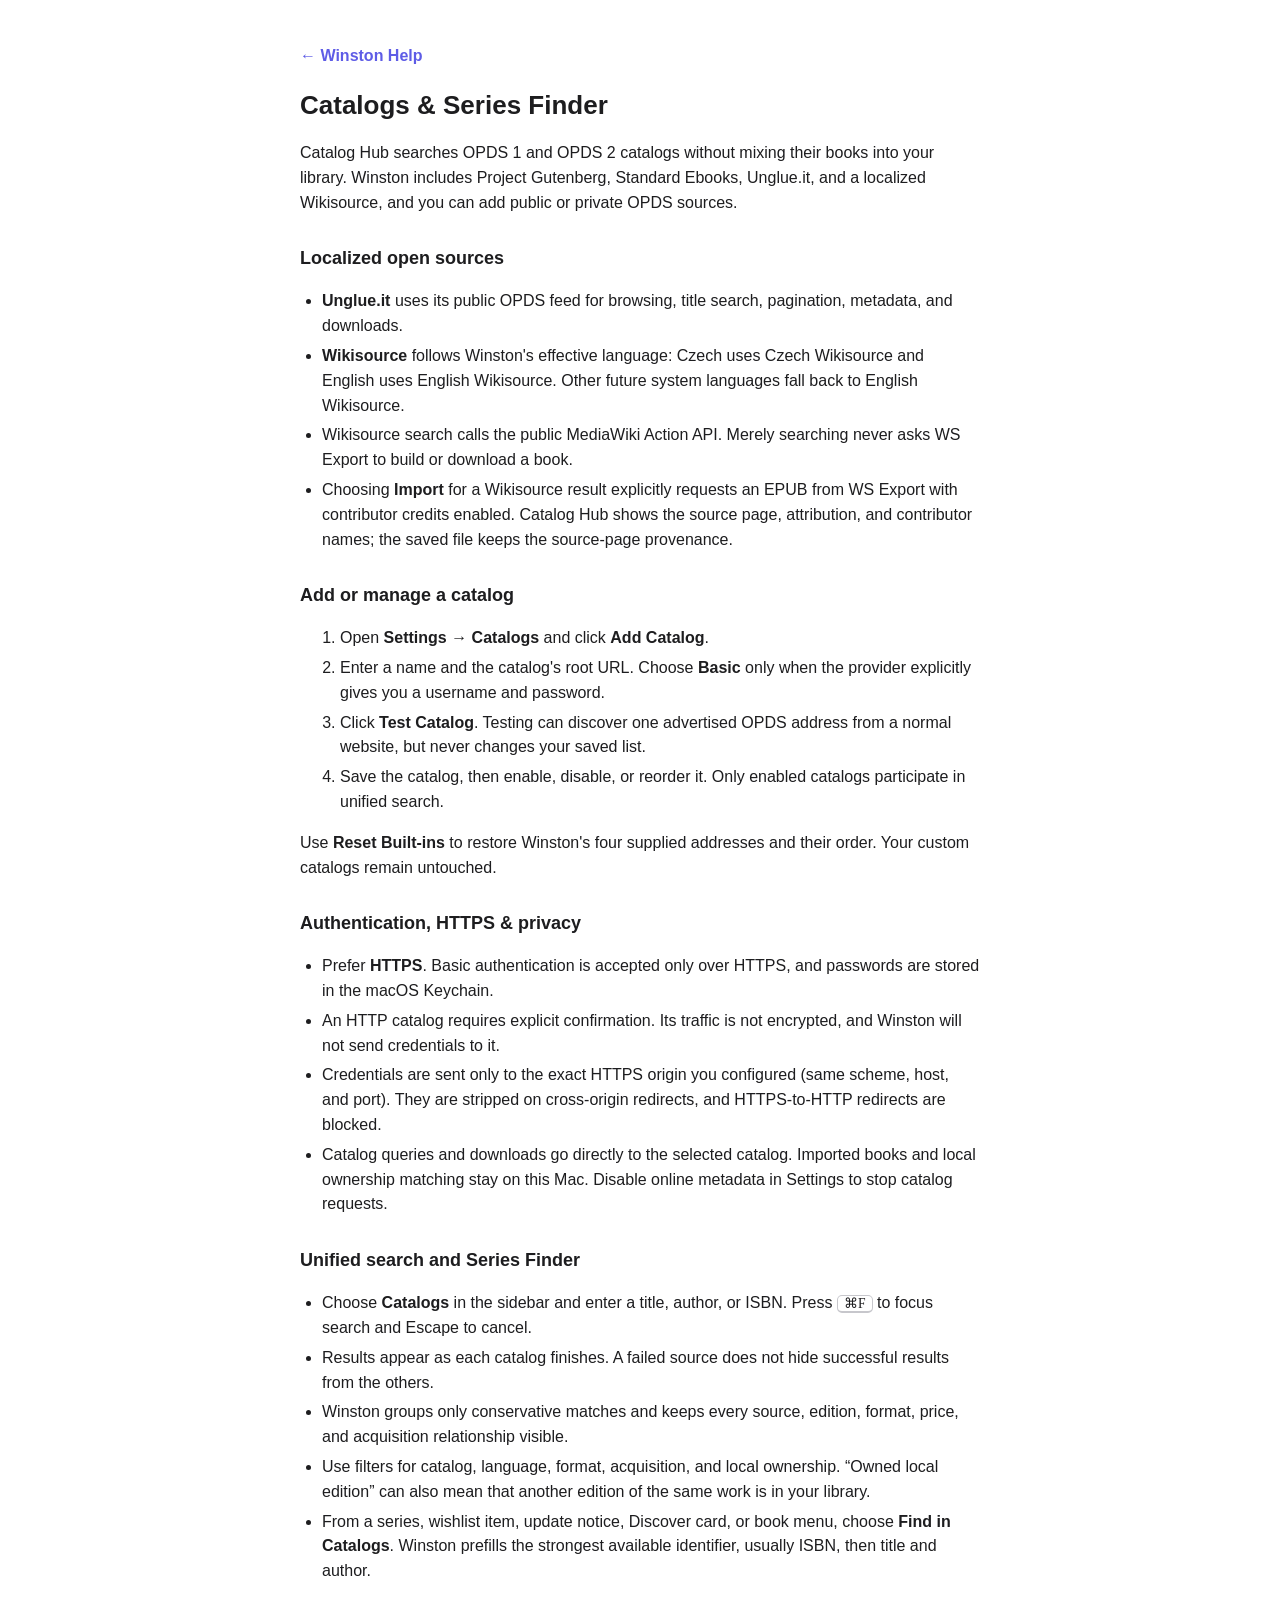
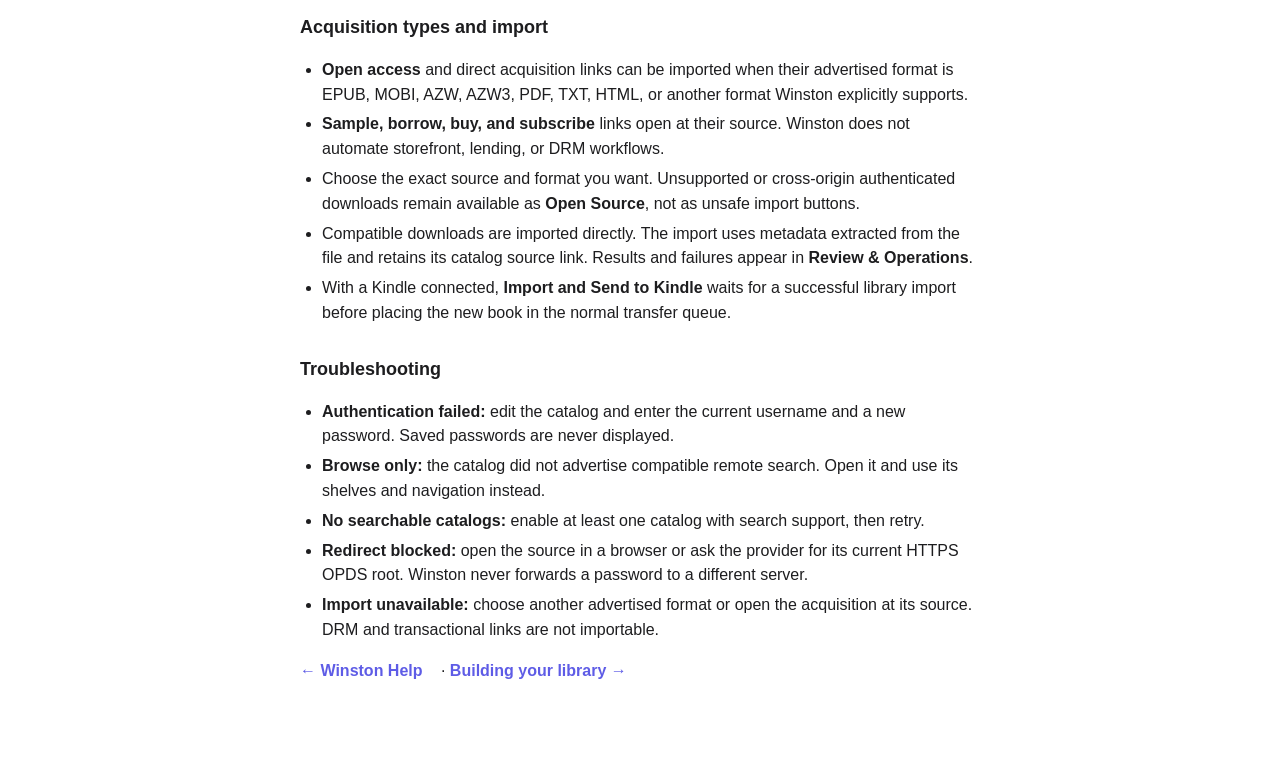
<file: Winston/Help/WinstonHelp.help/Contents/Resources/en.lproj/catalogs.html>
<!DOCTYPE html>
<html lang="en">
<head>
    <meta charset="UTF-8">
    <title>Catalogs &amp; Series Finder</title>
    <link rel="stylesheet" href="sty/winston.css">
</head>
<body>
    <p class="nav"><a href="index.html">&larr; Winston Help</a></p>
    <h1>Catalogs &amp; Series Finder</h1>

    <p>Catalog Hub searches OPDS 1 and OPDS 2 catalogs without mixing their
    books into your library. Winston includes Project Gutenberg, Standard
    Ebooks, Unglue.it, and a localized Wikisource, and you can add public or
    private OPDS sources.</p>

    <h2 id="builtins">Localized open sources</h2>
    <ul>
        <li><b>Unglue.it</b> uses its public OPDS feed for browsing, title
            search, pagination, metadata, and downloads.</li>
        <li><b>Wikisource</b> follows Winston's effective language: Czech uses
            Czech Wikisource and English uses English Wikisource. Other future
            system languages fall back to English Wikisource.</li>
        <li>Wikisource search calls the public MediaWiki Action API. Merely
            searching never asks WS Export to build or download a book.</li>
        <li>Choosing <b>Import</b> for a Wikisource result explicitly requests
            an EPUB from WS Export with contributor credits enabled. Catalog
            Hub shows the source page, attribution, and
            contributor names; the saved file keeps the source-page provenance.</li>
    </ul>

    <h2 id="add">Add or manage a catalog</h2>
    <ol>
        <li>Open <b>Settings → Catalogs</b> and click <b>Add Catalog</b>.</li>
        <li>Enter a name and the catalog's root URL. Choose <b>Basic</b> only
            when the provider explicitly gives you a username and password.</li>
        <li>Click <b>Test Catalog</b>. Testing can discover one advertised OPDS
            address from a normal website, but never changes your saved list.</li>
        <li>Save the catalog, then enable, disable, or reorder it. Only enabled
            catalogs participate in unified search.</li>
    </ol>
    <p>Use <b>Reset Built-ins</b> to restore Winston's four supplied addresses
    and their order. Your custom catalogs remain untouched.</p>

    <h2 id="security">Authentication, HTTPS &amp; privacy</h2>
    <ul>
        <li>Prefer <b>HTTPS</b>. Basic authentication is accepted only over
            HTTPS, and passwords are stored in the macOS Keychain.</li>
        <li>An HTTP catalog requires explicit confirmation. Its traffic is not
            encrypted, and Winston will not send credentials to it.</li>
        <li>Credentials are sent only to the exact HTTPS origin you configured
            (same scheme, host, and port). They are stripped on cross-origin
            redirects, and HTTPS-to-HTTP redirects are blocked.</li>
        <li>Catalog queries and downloads go directly to the selected catalog.
            Imported books and local ownership matching stay on this Mac.
            Disable online metadata in Settings to stop catalog requests.</li>
    </ul>

    <h2 id="search">Unified search and Series Finder</h2>
    <ul>
        <li>Choose <b>Catalogs</b> in the sidebar and enter a title, author, or
            ISBN. Press <kbd>⌘F</kbd> to focus search and Escape to cancel.</li>
        <li>Results appear as each catalog finishes. A failed source does not
            hide successful results from the others.</li>
        <li>Winston groups only conservative matches and keeps every source,
            edition, format, price, and acquisition relationship visible.</li>
        <li>Use filters for catalog, language, format, acquisition, and local
            ownership. “Owned local edition” can also mean that another edition
            of the same work is in your library.</li>
        <li>From a series, wishlist item, update notice, Discover card, or book
            menu, choose <b>Find in Catalogs</b>. Winston prefills the strongest
            available identifier, usually ISBN, then title and author.</li>
    </ul>

    <h2 id="acquisition">Acquisition types and import</h2>
    <ul>
        <li><b>Open access</b> and direct acquisition links can be imported when
            their advertised format is EPUB, MOBI, AZW, AZW3, PDF, TXT, HTML,
            or another format Winston explicitly supports.</li>
        <li><b>Sample, borrow, buy, and subscribe</b> links open at their source.
            Winston does not automate storefront, lending, or DRM workflows.</li>
        <li>Choose the exact source and format you want. Unsupported or
            cross-origin authenticated downloads remain available as
            <b>Open Source</b>, not as unsafe import buttons.</li>
        <li>Compatible downloads are imported directly. The import uses metadata extracted from the file and retains its catalog source link. Results and failures appear in <b>Review &amp; Operations</b>.</li>
        <li>With a Kindle connected, <b>Import and Send to Kindle</b> waits for a
            successful library import before placing the new book in the normal
            transfer queue.</li>
    </ul>

    <h2 id="troubleshooting">Troubleshooting</h2>
    <ul>
        <li><b>Authentication failed:</b> edit the catalog and enter the current
            username and a new password. Saved passwords are never displayed.</li>
        <li><b>Browse only:</b> the catalog did not advertise compatible remote
            search. Open it and use its shelves and navigation instead.</li>
        <li><b>No searchable catalogs:</b> enable at least one catalog with
            search support, then retry.</li>
        <li><b>Redirect blocked:</b> open the source in a browser or ask the
            provider for its current HTTPS OPDS root. Winston never forwards a
            password to a different server.</li>
        <li><b>Import unavailable:</b> choose another advertised format or open
            the acquisition at its source. DRM and transactional links are not
            importable.</li>
    </ul>

    <p class="nav"><a href="index.html">&larr; Winston Help</a> · <a href="library.html">Building your library &rarr;</a></p>
</body>
</html>
</file>
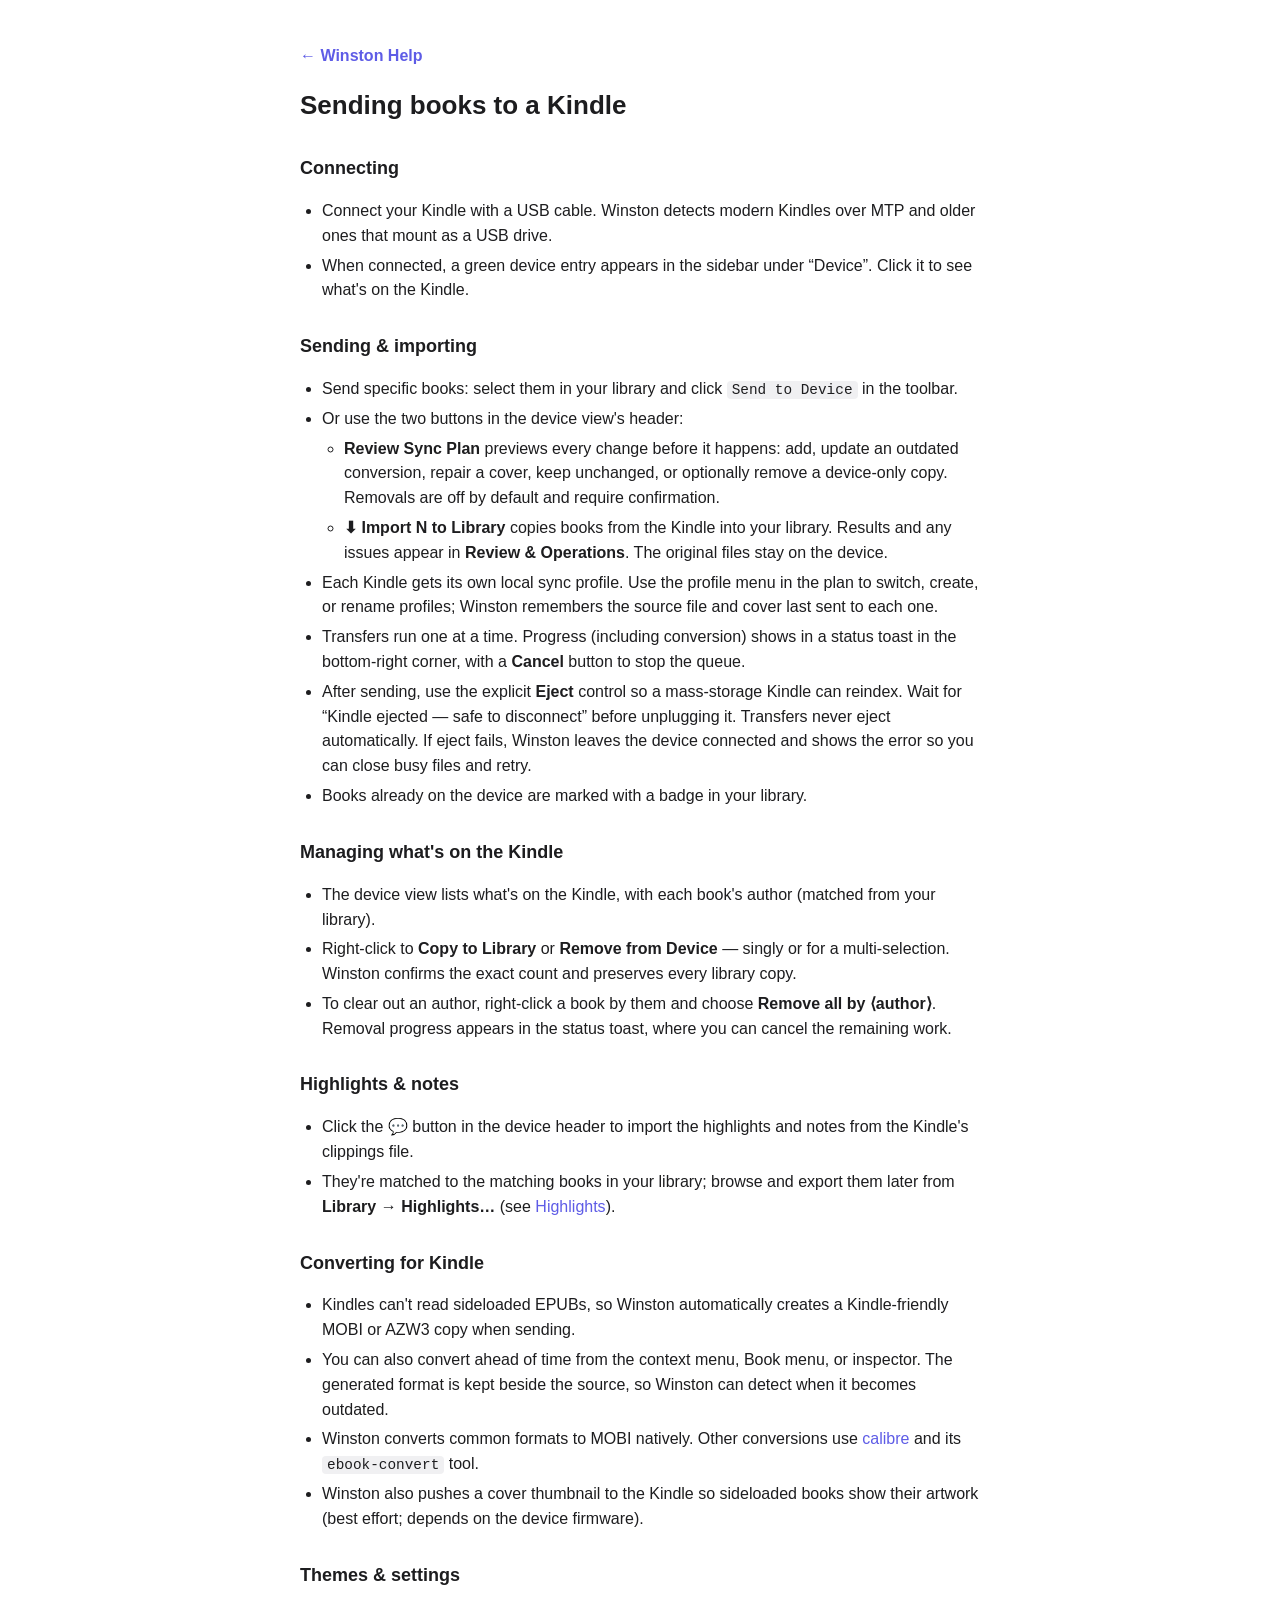
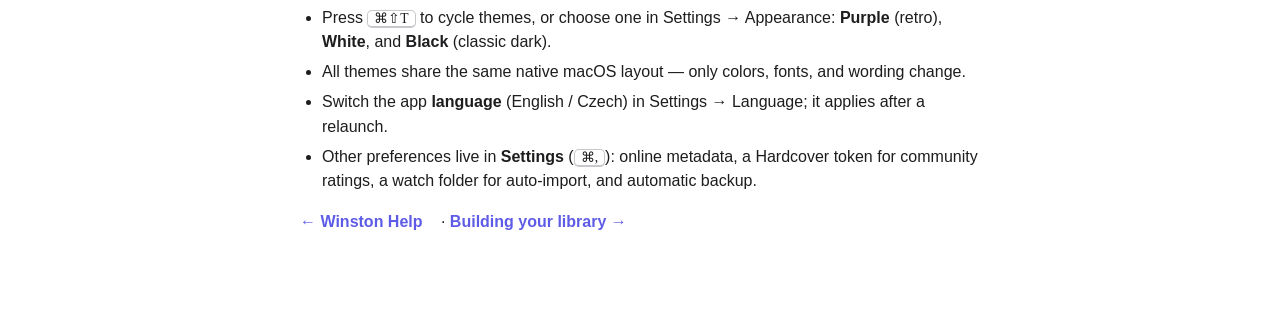
<file: Winston/Help/WinstonHelp.help/Contents/Resources/en.lproj/kindle.html>
<!DOCTYPE html>
<html lang="en">
<head>
    <meta charset="UTF-8">
    <title>Sending books to a Kindle</title>
    <link rel="stylesheet" href="sty/winston.css">
</head>
<body>
    <p class="nav"><a href="index.html">&larr; Winston Help</a></p>
    <h1>Sending books to a Kindle</h1>

    <h2>Connecting</h2>
    <ul>
        <li>Connect your Kindle with a USB cable. Winston detects modern Kindles over MTP and older ones that mount as a USB drive.</li>
        <li>When connected, a green device entry appears in the sidebar under “Device”. Click it to see what's on the Kindle.</li>
    </ul>

    <h2>Sending &amp; importing</h2>
    <ul>
        <li>Send specific books: select them in your library and click <span class="badge">Send to Device</span> in the toolbar.</li>
        <li>Or use the two buttons in the device view's header:
            <ul>
                <li><b>Review Sync Plan</b> previews every change before it happens: add, update an outdated conversion, repair a cover, keep unchanged, or optionally remove a device-only copy. Removals are off by default and require confirmation.</li>
                <li><b>⬇ Import N to Library</b> copies books from the Kindle into your library. Results and any issues appear in <b>Review &amp; Operations</b>. The original files stay on the device.</li>
            </ul>
        </li>
        <li>Each Kindle gets its own local sync profile. Use the profile menu in the plan to switch, create, or rename profiles; Winston remembers the source file and cover last sent to each one.</li>
        <li>Transfers run one at a time. Progress (including conversion) shows in a status toast in the bottom‑right corner, with a <b>Cancel</b> button to stop the queue.</li>
        <li>After sending, use the explicit <b>Eject</b> control so a mass-storage Kindle can reindex. Wait for “Kindle ejected — safe to disconnect” before unplugging it. Transfers never eject automatically. If eject fails, Winston leaves the device connected and shows the error so you can close busy files and retry.</li>
        <li>Books already on the device are marked with a badge in your library.</li>
    </ul>

    <h2>Managing what's on the Kindle</h2>
    <ul>
        <li>The device view lists what's on the Kindle, with each book's author (matched from your library).</li>
        <li>Right‑click to <b>Copy to Library</b> or <b>Remove from Device</b> — singly or for a multi‑selection. Winston confirms the exact count and preserves every library copy.</li>
        <li>To clear out an author, right‑click a book by them and choose <b>Remove all by ⟨author⟩</b>. Removal progress appears in the status toast, where you can cancel the remaining work.</li>
    </ul>

    <h2 id="highlights">Highlights &amp; notes</h2>
    <ul>
        <li>Click the 💬 button in the device header to import the highlights and notes from the Kindle's clippings file.</li>
        <li>They're matched to the matching books in your library; browse and export them later from <b>Library → Highlights…</b> (see <a href="library.html#highlights">Highlights</a>).</li>
    </ul>

    <h2>Converting for Kindle</h2>
    <ul>
        <li>Kindles can't read sideloaded EPUBs, so Winston automatically creates a Kindle-friendly MOBI or AZW3 copy when sending.</li>
        <li>You can also convert ahead of time from the context menu, Book menu, or inspector. The generated format is kept beside the source, so Winston can detect when it becomes outdated.</li>
        <li>Winston converts common formats to MOBI natively. Other conversions use <a href="https://calibre-ebook.com">calibre</a> and its <code>ebook-convert</code> tool.</li>
        <li>Winston also pushes a cover thumbnail to the Kindle so sideloaded books show their artwork (best effort; depends on the device firmware).</li>
    </ul>

    <h2 id="themes">Themes &amp; settings</h2>
    <ul>
        <li>Press <kbd>⌘⇧T</kbd> to cycle themes, or choose one in Settings → Appearance: <b>Purple</b> (retro), <b>White</b>, and <b>Black</b> (classic dark).</li>
        <li>All themes share the same native macOS layout — only colors, fonts, and wording change.</li>
        <li>Switch the app <b>language</b> (English / Czech) in Settings → Language; it applies after a relaunch.</li>
        <li>Other preferences live in <b>Settings</b> (<kbd>⌘,</kbd>): online metadata, a Hardcover token for community ratings, a watch folder for auto‑import, and automatic backup.</li>
    </ul>

    <p class="nav"><a href="index.html">&larr; Winston Help</a> · <a href="library.html">Building your library &rarr;</a></p>
</body>
</html>
</file>
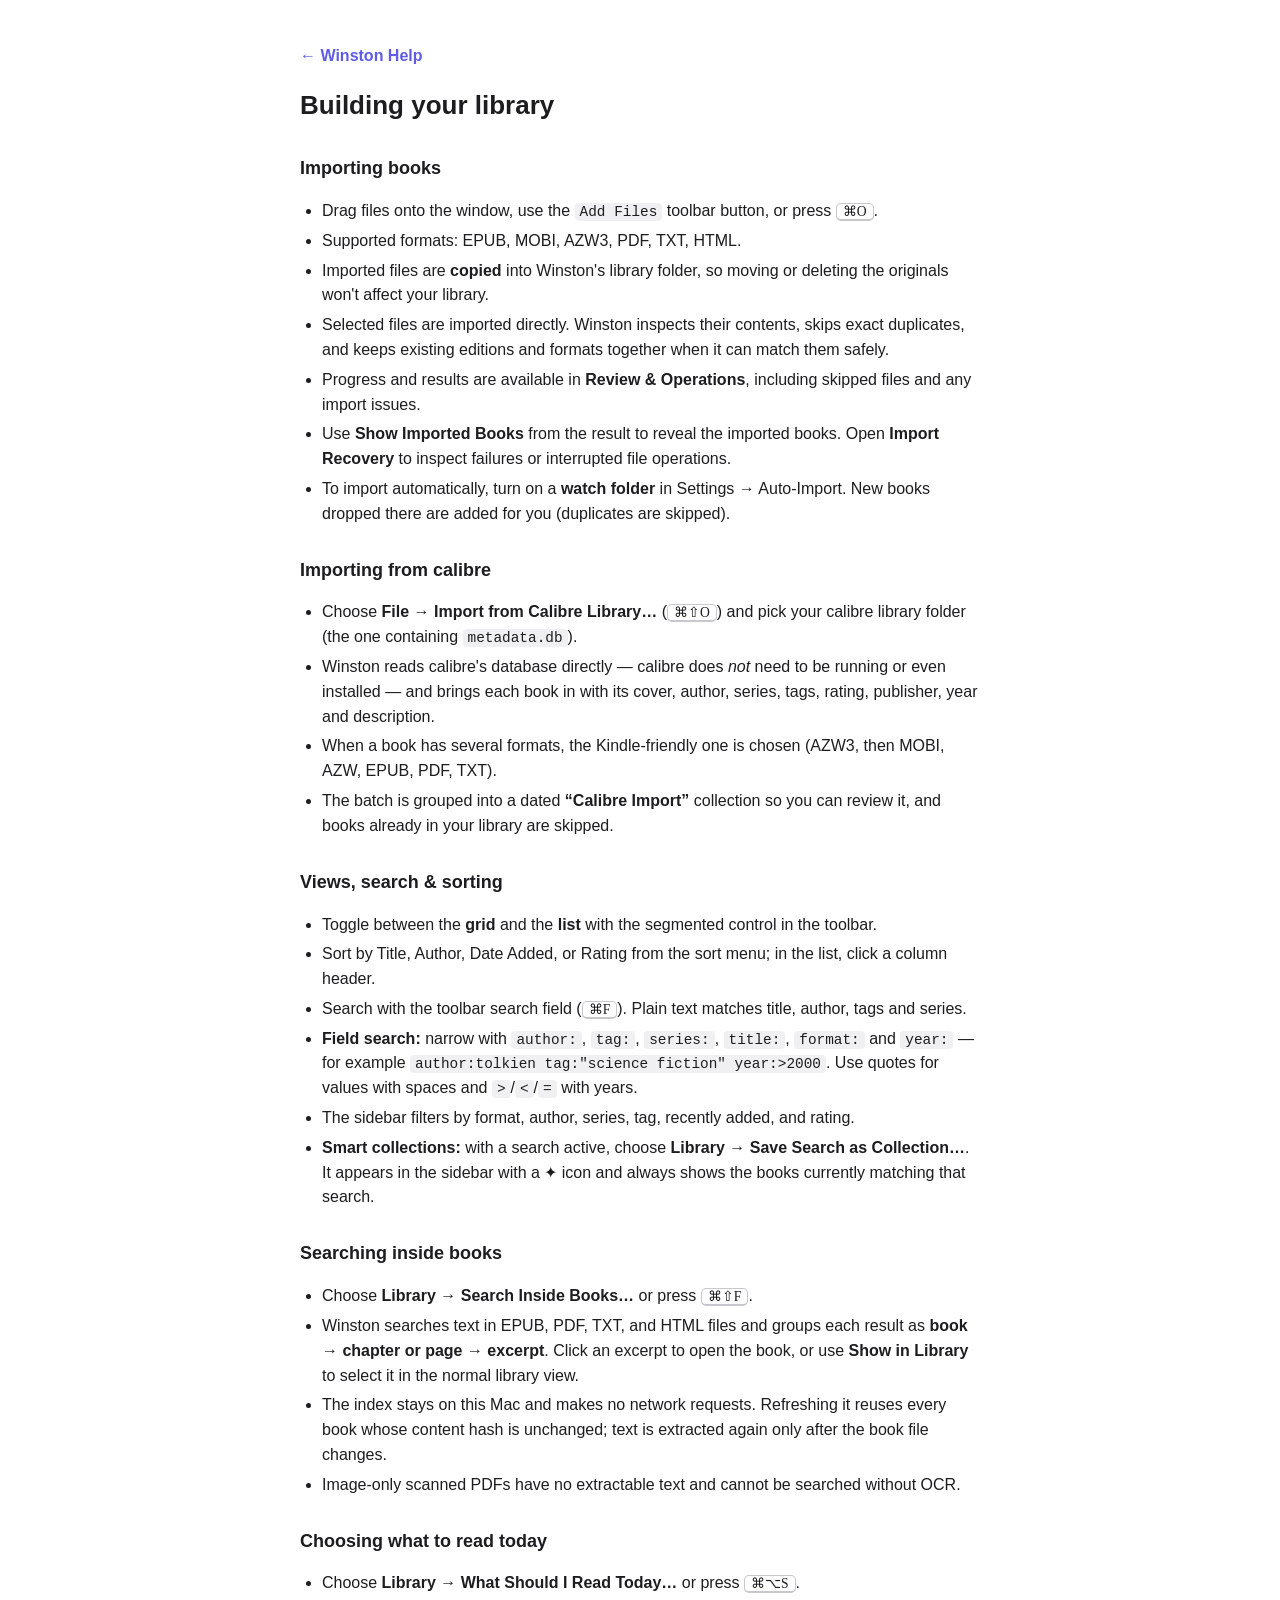
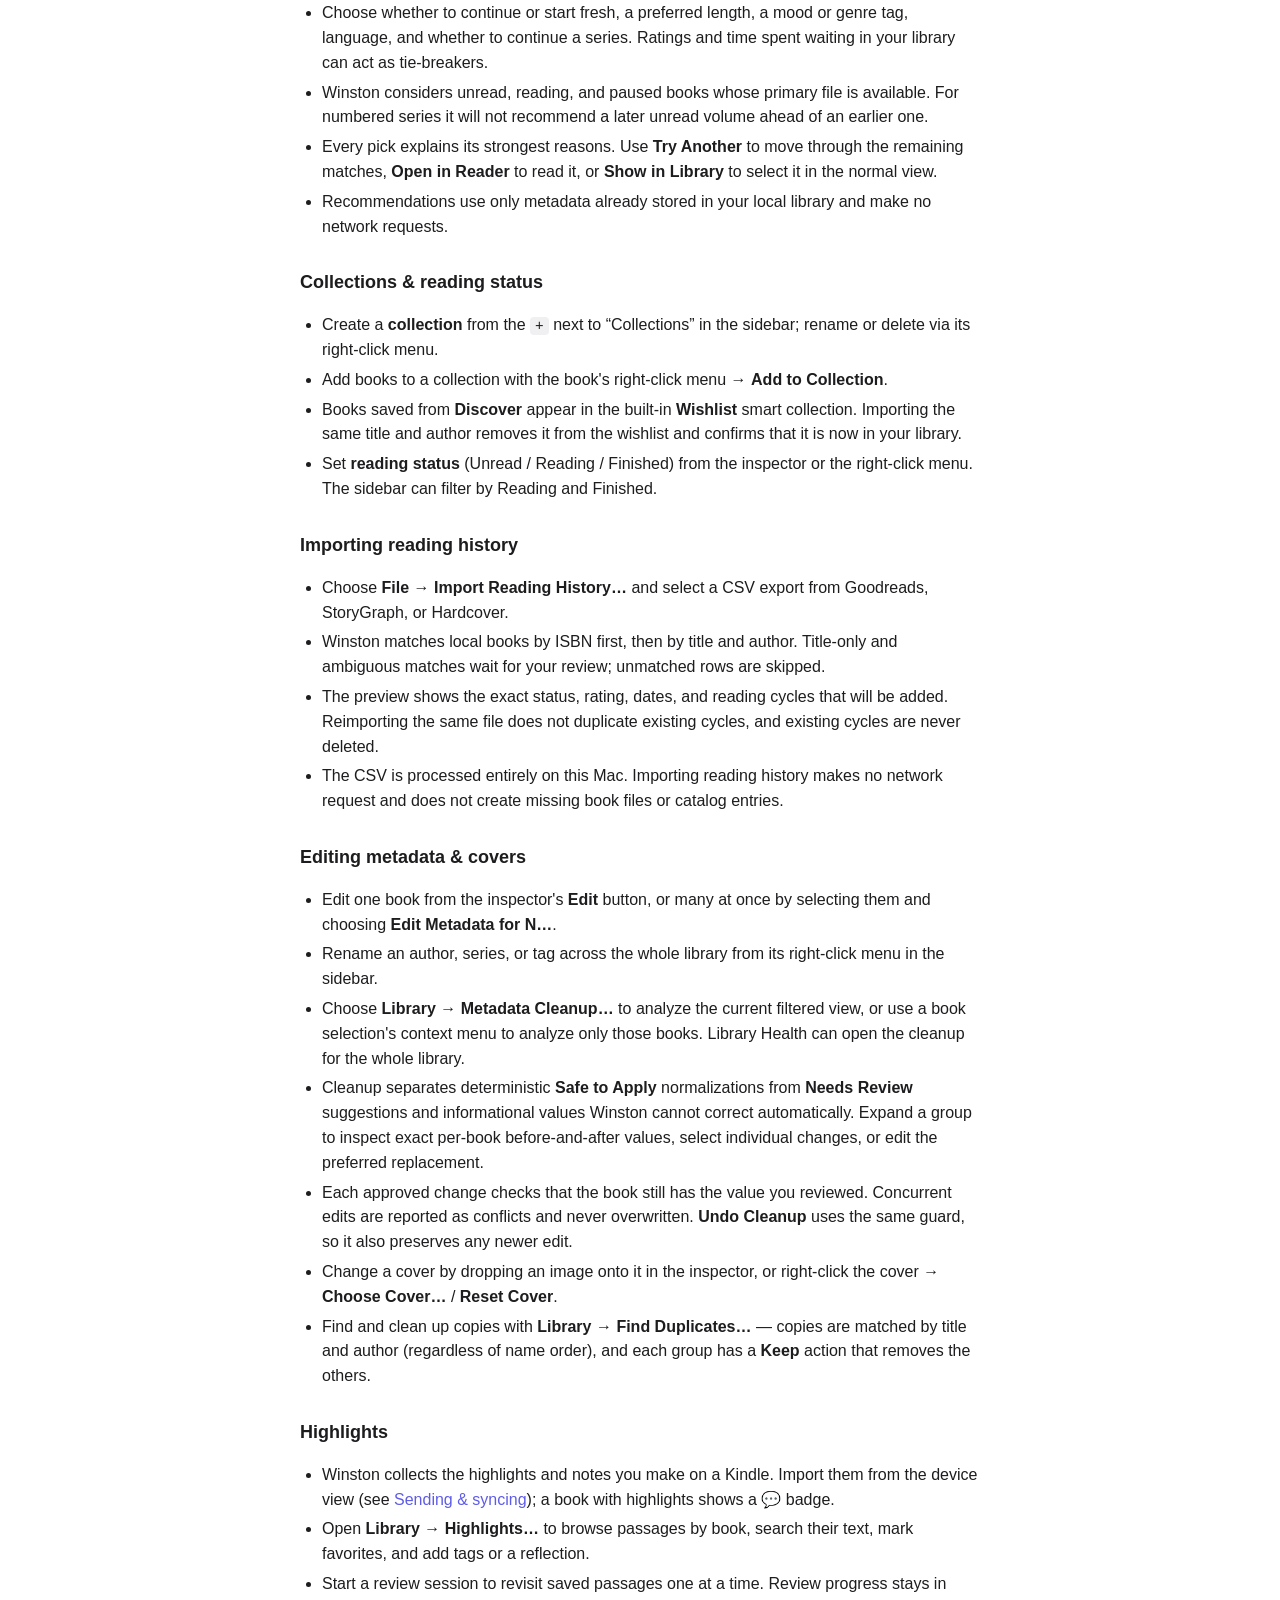
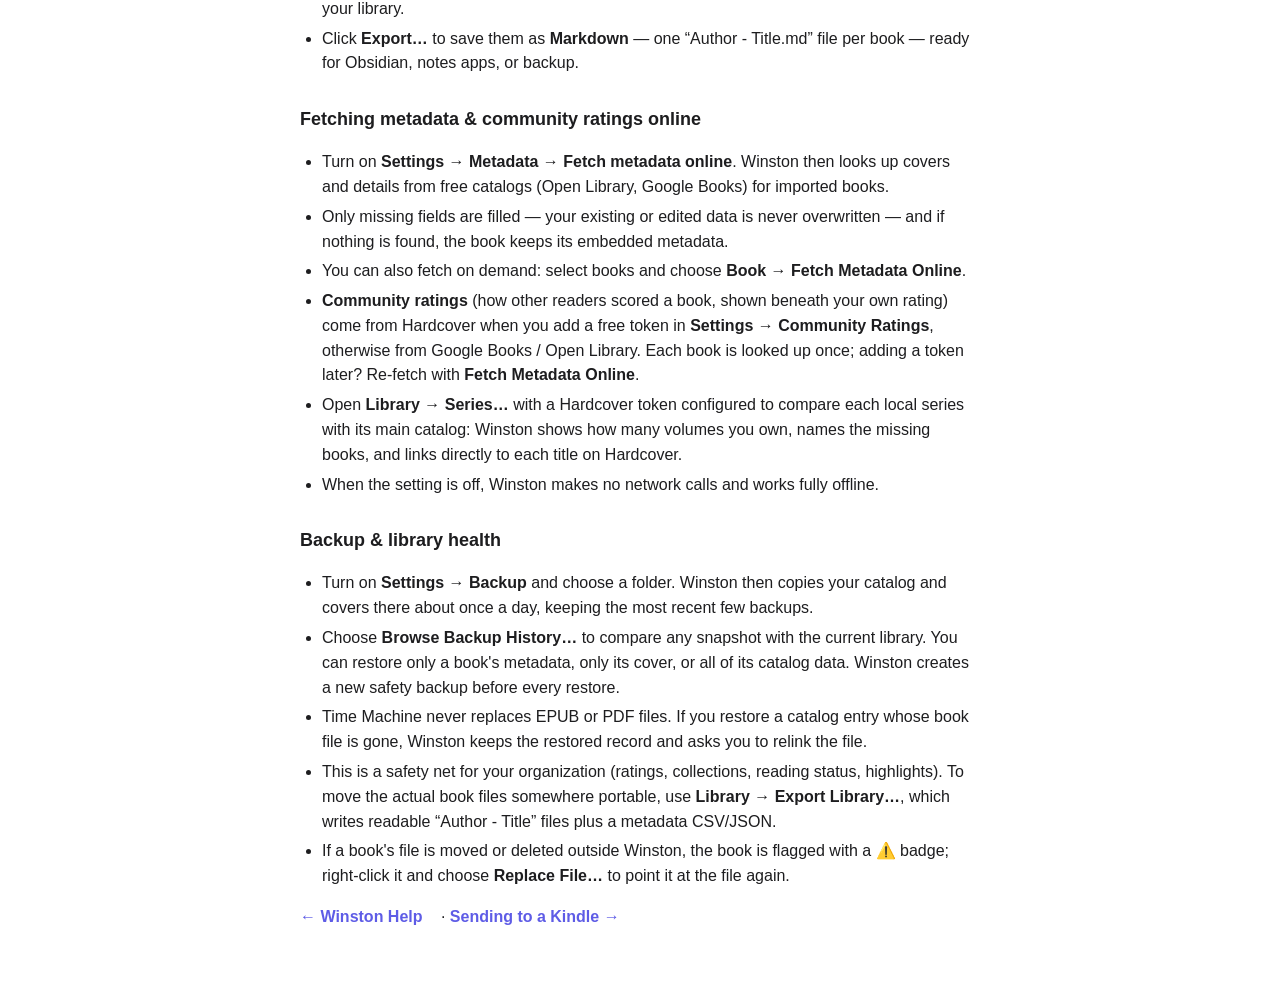
<file: Winston/Help/WinstonHelp.help/Contents/Resources/en.lproj/library.html>
<!DOCTYPE html>
<html lang="en">
<head>
    <meta charset="UTF-8">
    <title>Building your library</title>
    <link rel="stylesheet" href="sty/winston.css">
</head>
<body>
    <p class="nav"><a href="index.html">&larr; Winston Help</a></p>
    <h1>Building your library</h1>

    <h2>Importing books</h2>
    <ul>
        <li>Drag files onto the window, use the <span class="badge">Add Files</span> toolbar button, or press <kbd>⌘O</kbd>.</li>
        <li>Supported formats: EPUB, MOBI, AZW3, PDF, TXT, HTML.</li>
        <li>Imported files are <b>copied</b> into Winston's library folder, so moving or deleting the originals won't affect your library.</li>
        <li>Selected files are imported directly. Winston inspects their contents, skips exact duplicates, and keeps existing editions and formats together when it can match them safely.</li>
        <li>Progress and results are available in <b>Review &amp; Operations</b>, including skipped files and any import issues.</li>
        <li>Use <b>Show Imported Books</b> from the result to reveal the imported books. Open <b>Import Recovery</b> to inspect failures or interrupted file operations.</li>
        <li>To import automatically, turn on a <b>watch folder</b> in Settings → Auto‑Import. New books dropped there are added for you (duplicates are skipped).</li>
    </ul>

    <h2>Importing from calibre</h2>
    <ul>
        <li>Choose <b>File → Import from Calibre Library…</b> (<kbd>⌘⇧O</kbd>) and pick your calibre library folder (the one containing <code>metadata.db</code>).</li>
        <li>Winston reads calibre's database directly — calibre does <i>not</i> need to be running or even installed — and brings each book in with its cover, author, series, tags, rating, publisher, year and description.</li>
        <li>When a book has several formats, the Kindle‑friendly one is chosen (AZW3, then MOBI, AZW, EPUB, PDF, TXT).</li>
        <li>The batch is grouped into a dated <b>“Calibre Import”</b> collection so you can review it, and books already in your library are skipped.</li>
    </ul>

    <h2 id="search">Views, search &amp; sorting</h2>
    <ul>
        <li>Toggle between the <b>grid</b> and the <b>list</b> with the segmented control in the toolbar.</li>
        <li>Sort by Title, Author, Date Added, or Rating from the sort menu; in the list, click a column header.</li>
        <li>Search with the toolbar search field (<kbd>⌘F</kbd>). Plain text matches title, author, tags and series.</li>
        <li><b>Field search:</b> narrow with <code>author:</code>, <code>tag:</code>, <code>series:</code>, <code>title:</code>, <code>format:</code> and <code>year:</code> — for example <code>author:tolkien tag:"science fiction" year:&gt;2000</code>. Use quotes for values with spaces and <code>&gt;</code>/<code>&lt;</code>/<code>=</code> with years.</li>
        <li>The sidebar filters by format, author, series, tag, recently added, and rating.</li>
        <li><b>Smart collections:</b> with a search active, choose <b>Library → Save Search as Collection…</b>. It appears in the sidebar with a ✦ icon and always shows the books currently matching that search.</li>
    </ul>

    <h2 id="full-text">Searching inside books</h2>
    <ul>
        <li>Choose <b>Library → Search Inside Books…</b> or press <kbd>⌘⇧F</kbd>.</li>
        <li>Winston searches text in EPUB, PDF, TXT, and HTML files and groups each result as <b>book → chapter or page → excerpt</b>. Click an excerpt to open the book, or use <b>Show in Library</b> to select it in the normal library view.</li>
        <li>The index stays on this Mac and makes no network requests. Refreshing it reuses every book whose content hash is unchanged; text is extracted again only after the book file changes.</li>
        <li>Image-only scanned PDFs have no extractable text and cannot be searched without OCR.</li>
    </ul>

    <h2 id="read-today">Choosing what to read today</h2>
    <ul>
        <li>Choose <b>Library → What Should I Read Today…</b> or press <kbd>⌘⌥S</kbd>.</li>
        <li>Choose whether to continue or start fresh, a preferred length, a mood or genre tag, language, and whether to continue a series. Ratings and time spent waiting in your library can act as tie-breakers.</li>
        <li>Winston considers unread, reading, and paused books whose primary file is available. For numbered series it will not recommend a later unread volume ahead of an earlier one.</li>
        <li>Every pick explains its strongest reasons. Use <b>Try Another</b> to move through the remaining matches, <b>Open in Reader</b> to read it, or <b>Show in Library</b> to select it in the normal view.</li>
        <li>Recommendations use only metadata already stored in your local library and make no network requests.</li>
    </ul>

    <h2 id="collections">Collections &amp; reading status</h2>
    <ul>
        <li>Create a <b>collection</b> from the <span class="badge">+</span> next to “Collections” in the sidebar; rename or delete via its right‑click menu.</li>
        <li>Add books to a collection with the book's right‑click menu → <b>Add to Collection</b>.</li>
        <li>Books saved from <b>Discover</b> appear in the built-in <b>Wishlist</b> smart collection. Importing the same title and author removes it from the wishlist and confirms that it is now in your library.</li>
        <li>Set <b>reading status</b> (Unread / Reading / Finished) from the inspector or the right‑click menu. The sidebar can filter by Reading and Finished.</li>
    </ul>

    <h2 id="history-import">Importing reading history</h2>
    <ul>
        <li>Choose <b>File → Import Reading History…</b> and select a CSV export from Goodreads, StoryGraph, or Hardcover.</li>
        <li>Winston matches local books by ISBN first, then by title and author. Title-only and ambiguous matches wait for your review; unmatched rows are skipped.</li>
        <li>The preview shows the exact status, rating, dates, and reading cycles that will be added. Reimporting the same file does not duplicate existing cycles, and existing cycles are never deleted.</li>
        <li>The CSV is processed entirely on this Mac. Importing reading history makes no network request and does not create missing book files or catalog entries.</li>
    </ul>

    <h2>Editing metadata &amp; covers</h2>
    <ul>
        <li>Edit one book from the inspector's <b>Edit</b> button, or many at once by selecting them and choosing <b>Edit Metadata for N…</b>.</li>
        <li>Rename an author, series, or tag across the whole library from its right‑click menu in the sidebar.</li>

        <li>Choose <b>Library → Metadata Cleanup…</b> to analyze the current filtered view, or use a book selection's context menu to analyze only those books. Library Health can open the cleanup for the whole library.</li>
        <li>Cleanup separates deterministic <b>Safe to Apply</b> normalizations from <b>Needs Review</b> suggestions and informational values Winston cannot correct automatically. Expand a group to inspect exact per-book before-and-after values, select individual changes, or edit the preferred replacement.</li>
        <li>Each approved change checks that the book still has the value you reviewed. Concurrent edits are reported as conflicts and never overwritten. <b>Undo Cleanup</b> uses the same guard, so it also preserves any newer edit.</li>
        <li>Change a cover by dropping an image onto it in the inspector, or right‑click the cover → <b>Choose Cover…</b> / <b>Reset Cover</b>.</li>
        <li>Find and clean up copies with <b>Library → Find Duplicates…</b> — copies are matched by title and author (regardless of name order), and each group has a <b>Keep</b> action that removes the others.</li>
    </ul>

    <h2 id="highlights">Highlights</h2>
    <ul>
        <li>Winston collects the highlights and notes you make on a Kindle. Import them from the device view (see <a href="kindle.html#highlights">Sending &amp; syncing</a>); a book with highlights shows a 💬 badge.</li>
        <li>Open <b>Library → Highlights…</b> to browse passages by book, search their text, mark favorites, and add tags or a reflection.</li>
        <li>Start a review session to revisit saved passages one at a time. Review progress stays in your library.</li>
        <li>Click <b>Export…</b> to save them as <b>Markdown</b> — one “Author - Title.md” file per book — ready for Obsidian, notes apps, or backup.</li>
    </ul>

    <h2 id="online">Fetching metadata &amp; community ratings online</h2>
    <ul>
        <li>Turn on <b>Settings → Metadata → Fetch metadata online</b>. Winston then looks up covers and details from free catalogs (Open Library, Google Books) for imported books.</li>
        <li>Only missing fields are filled — your existing or edited data is never overwritten — and if nothing is found, the book keeps its embedded metadata.</li>
        <li>You can also fetch on demand: select books and choose <b>Book → Fetch Metadata Online</b>.</li>
        <li><b>Community ratings</b> (how other readers scored a book, shown beneath your own rating) come from Hardcover when you add a free token in <b>Settings → Community Ratings</b>, otherwise from Google Books / Open Library. Each book is looked up once; adding a token later? Re‑fetch with <b>Fetch Metadata Online</b>.</li>
        <li>Open <b>Library → Series…</b> with a Hardcover token configured to compare each local series with its main catalog: Winston shows how many volumes you own, names the missing books, and links directly to each title on Hardcover.</li>
        <li>When the setting is off, Winston makes no network calls and works fully offline.</li>
    </ul>

    <h2 id="backup">Backup &amp; library health</h2>
    <ul>
        <li>Turn on <b>Settings → Backup</b> and choose a folder. Winston then copies your catalog and covers there about once a day, keeping the most recent few backups.</li>
        <li>Choose <b>Browse Backup History…</b> to compare any snapshot with the current library. You can restore only a book's metadata, only its cover, or all of its catalog data. Winston creates a new safety backup before every restore.</li>
        <li>Time Machine never replaces EPUB or PDF files. If you restore a catalog entry whose book file is gone, Winston keeps the restored record and asks you to relink the file.</li>
        <li>This is a safety net for your organization (ratings, collections, reading status, highlights). To move the actual book files somewhere portable, use <b>Library → Export Library…</b>, which writes readable “Author - Title” files plus a metadata CSV/JSON.</li>
        <li>If a book's file is moved or deleted outside Winston, the book is flagged with a ⚠️ badge; right‑click it and choose <b>Replace File…</b> to point it at the file again.</li>
    </ul>

    <p class="nav"><a href="index.html">&larr; Winston Help</a> · <a href="kindle.html">Sending to a Kindle &rarr;</a></p>
</body>
</html>
</file>
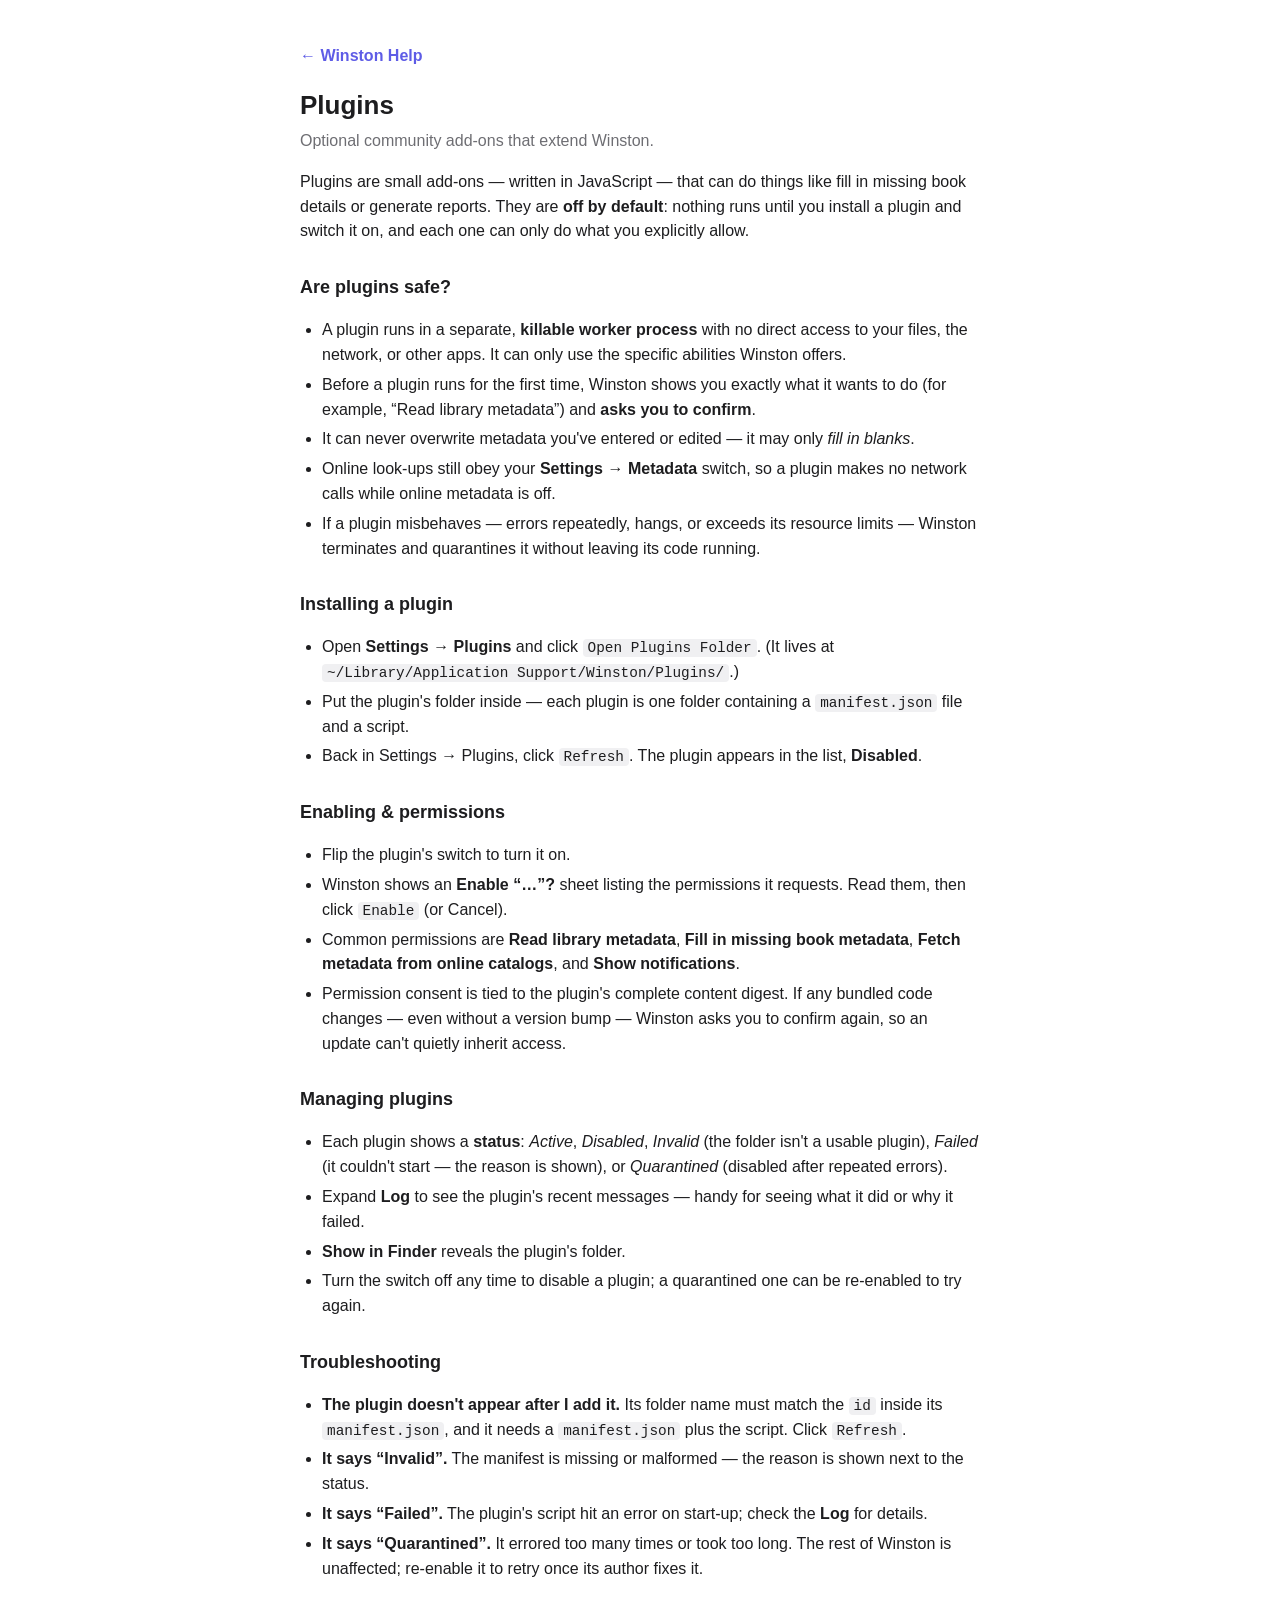
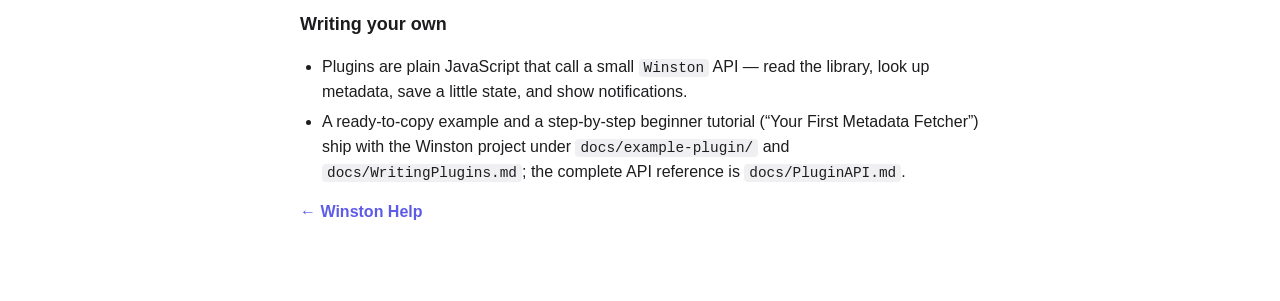
<file: Winston/Help/WinstonHelp.help/Contents/Resources/en.lproj/plugins.html>
<!DOCTYPE html>
<html lang="en">
<head>
    <meta charset="UTF-8">
    <title>Plugins</title>
    <link rel="stylesheet" href="sty/winston.css">
</head>
<body>
    <p class="nav"><a href="index.html">&larr; Winston Help</a></p>
    <h1>Plugins</h1>
    <p class="subtitle">Optional community add-ons that extend Winston.</p>

    <p>Plugins are small add-ons — written in JavaScript — that can do things like
    fill in missing book details or generate reports. They are <b>off by default</b>:
    nothing runs until you install a plugin and switch it on, and each one can only
    do what you explicitly allow.</p>

    <h2>Are plugins safe?</h2>
    <ul>
        <li>A plugin runs in a separate, <b>killable worker process</b> with no direct
        access to your files, the network, or other apps. It can only use the specific
        abilities Winston offers.</li>
        <li>Before a plugin runs for the first time, Winston shows you exactly what it
        wants to do (for example, “Read library metadata”) and <b>asks you to confirm</b>.</li>
        <li>It can never overwrite metadata you've entered or edited — it may only
        <i>fill in blanks</i>.</li>
        <li>Online look-ups still obey your <b>Settings → Metadata</b> switch, so a
        plugin makes no network calls while online metadata is off.</li>
        <li>If a plugin misbehaves — errors repeatedly, hangs, or exceeds its resource
        limits — Winston terminates and quarantines it without leaving its code running.</li>
    </ul>

    <h2 id="install">Installing a plugin</h2>
    <ul>
        <li>Open <b>Settings → Plugins</b> and click <span class="badge">Open Plugins Folder</span>.
        (It lives at <code>~/Library/Application&nbsp;Support/Winston/Plugins/</code>.)</li>
        <li>Put the plugin's folder inside — each plugin is one folder containing a
        <code>manifest.json</code> file and a script.</li>
        <li>Back in Settings → Plugins, click <span class="badge">Refresh</span>. The plugin
        appears in the list, <b>Disabled</b>.</li>
    </ul>

    <h2 id="enable">Enabling &amp; permissions</h2>
    <ul>
        <li>Flip the plugin's switch to turn it on.</li>
        <li>Winston shows an <b>Enable “…”?</b> sheet listing the permissions it requests.
        Read them, then click <span class="badge">Enable</span> (or Cancel).</li>
        <li>Common permissions are <b>Read library metadata</b>, <b>Fill in missing book
        metadata</b>, <b>Fetch metadata from online catalogs</b>, and <b>Show notifications</b>.</li>
        <li>Permission consent is tied to the plugin's complete content digest. If any
        bundled code changes — even without a version bump — Winston asks you to confirm
        again, so an update can't quietly inherit access.</li>
    </ul>

    <h2 id="manage">Managing plugins</h2>
    <ul>
        <li>Each plugin shows a <b>status</b>: <i>Active</i>, <i>Disabled</i>,
        <i>Invalid</i> (the folder isn't a usable plugin), <i>Failed</i> (it couldn't
        start — the reason is shown), or <i>Quarantined</i> (disabled after repeated
        errors).</li>
        <li>Expand <b>Log</b> to see the plugin's recent messages — handy for seeing what
        it did or why it failed.</li>
        <li><b>Show in Finder</b> reveals the plugin's folder.</li>
        <li>Turn the switch off any time to disable a plugin; a quarantined one can be
        re-enabled to try again.</li>
    </ul>

    <h2 id="troubleshoot">Troubleshooting</h2>
    <ul>
        <li><b>The plugin doesn't appear after I add it.</b> Its folder name must match the
        <code>id</code> inside its <code>manifest.json</code>, and it needs a
        <code>manifest.json</code> plus the script. Click <span class="badge">Refresh</span>.</li>
        <li><b>It says “Invalid”.</b> The manifest is missing or malformed — the reason is
        shown next to the status.</li>
        <li><b>It says “Failed”.</b> The plugin's script hit an error on start-up; check the
        <b>Log</b> for details.</li>
        <li><b>It says “Quarantined”.</b> It errored too many times or took too long. The rest
        of Winston is unaffected; re-enable it to retry once its author fixes it.</li>
    </ul>

    <h2 id="write">Writing your own</h2>
    <ul>
        <li>Plugins are plain JavaScript that call a small <code>Winston</code> API — read the
        library, look up metadata, save a little state, and show notifications.</li>
        <li>A ready-to-copy example and a step-by-step beginner tutorial (“Your First
        Metadata Fetcher”) ship with the Winston project under
        <code>docs/example-plugin/</code> and <code>docs/WritingPlugins.md</code>; the complete
        API reference is <code>docs/PluginAPI.md</code>.</li>
    </ul>

    <p class="nav"><a href="index.html">&larr; Winston Help</a></p>
</body>
</html>
</file>
<file: Winston/Help/WinstonHelp.help/Contents/Resources/sty/winston.css>
:root { color-scheme: light dark; }
body {
    font: -apple-system-body;
    font-family: -apple-system, "SF Pro Text", Helvetica, sans-serif;
    line-height: 1.55;
    margin: 0 auto;
    max-width: 680px;
    padding: 28px 32px 60px;
    color: #1d1d1f;
}
@media (prefers-color-scheme: dark) {
    body { color: #f5f5f7; background: #1e1e1e; }
    a { color: #0a84ff; }
    code, .badge { background: #2c2c2e; }
    hr { border-color: #3a3a3c; }
}
h1 { font-size: 26px; font-weight: 800; margin: 0 0 4px; }
h2 { font-size: 18px; font-weight: 700; margin: 30px 0 8px; }
.subtitle { color: #6e6e73; margin-top: 0; }
a { color: #5e5ce6; text-decoration: none; }
a:hover { text-decoration: underline; }
ul { padding-left: 22px; }
li { margin: 5px 0; }
code, .badge {
    font-family: "SF Mono", ui-monospace, Menlo, monospace;
    font-size: 0.9em; background: #f0f0f2; padding: 1px 5px; border-radius: 4px;
}
hr { border: 0; border-top: 1px solid #e0e0e2; margin: 28px 0; }
.nav a { margin-right: 14px; font-weight: 600; }
kbd {
    font-family: -apple-system; border: 1px solid #c7c7cc; border-bottom-width: 2px;
    border-radius: 5px; padding: 0 6px; font-size: 0.85em;
}
</file>
<file: Winston/Help/WinstonHelp.help/Contents/Resources/cs.lproj/sty/winston.css>
:root { color-scheme: light dark; }
body {
    font: -apple-system-body;
    font-family: -apple-system, "SF Pro Text", Helvetica, sans-serif;
    line-height: 1.55;
    margin: 0 auto;
    max-width: 680px;
    padding: 28px 32px 60px;
    color: #1d1d1f;
}
@media (prefers-color-scheme: dark) {
    body { color: #f5f5f7; background: #1e1e1e; }
    a { color: #0a84ff; }
    code, .badge { background: #2c2c2e; }
    hr { border-color: #3a3a3c; }
}
h1 { font-size: 26px; font-weight: 800; margin: 0 0 4px; }
h2 { font-size: 18px; font-weight: 700; margin: 30px 0 8px; }
.subtitle { color: #6e6e73; margin-top: 0; }
a { color: #5e5ce6; text-decoration: none; }
a:hover { text-decoration: underline; }
ul { padding-left: 22px; }
li { margin: 5px 0; }
code, .badge {
    font-family: "SF Mono", ui-monospace, Menlo, monospace;
    font-size: 0.9em; background: #f0f0f2; padding: 1px 5px; border-radius: 4px;
}
hr { border: 0; border-top: 1px solid #e0e0e2; margin: 28px 0; }
.nav a { margin-right: 14px; font-weight: 600; }
kbd {
    font-family: -apple-system; border: 1px solid #c7c7cc; border-bottom-width: 2px;
    border-radius: 5px; padding: 0 6px; font-size: 0.85em;
}
</file>
<file: Winston/Help/WinstonHelp.help/Contents/Resources/en.lproj/sty/winston.css>
:root { color-scheme: light dark; }
body {
    font: -apple-system-body;
    font-family: -apple-system, "SF Pro Text", Helvetica, sans-serif;
    line-height: 1.55;
    margin: 0 auto;
    max-width: 680px;
    padding: 28px 32px 60px;
    color: #1d1d1f;
}
@media (prefers-color-scheme: dark) {
    body { color: #f5f5f7; background: #1e1e1e; }
    a { color: #0a84ff; }
    code, .badge { background: #2c2c2e; }
    hr { border-color: #3a3a3c; }
}
h1 { font-size: 26px; font-weight: 800; margin: 0 0 4px; }
h2 { font-size: 18px; font-weight: 700; margin: 30px 0 8px; }
.subtitle { color: #6e6e73; margin-top: 0; }
a { color: #5e5ce6; text-decoration: none; }
a:hover { text-decoration: underline; }
ul { padding-left: 22px; }
li { margin: 5px 0; }
code, .badge {
    font-family: "SF Mono", ui-monospace, Menlo, monospace;
    font-size: 0.9em; background: #f0f0f2; padding: 1px 5px; border-radius: 4px;
}
hr { border: 0; border-top: 1px solid #e0e0e2; margin: 28px 0; }
.nav a { margin-right: 14px; font-weight: 600; }
kbd {
    font-family: -apple-system; border: 1px solid #c7c7cc; border-bottom-width: 2px;
    border-radius: 5px; padding: 0 6px; font-size: 0.85em;
}
</file>
